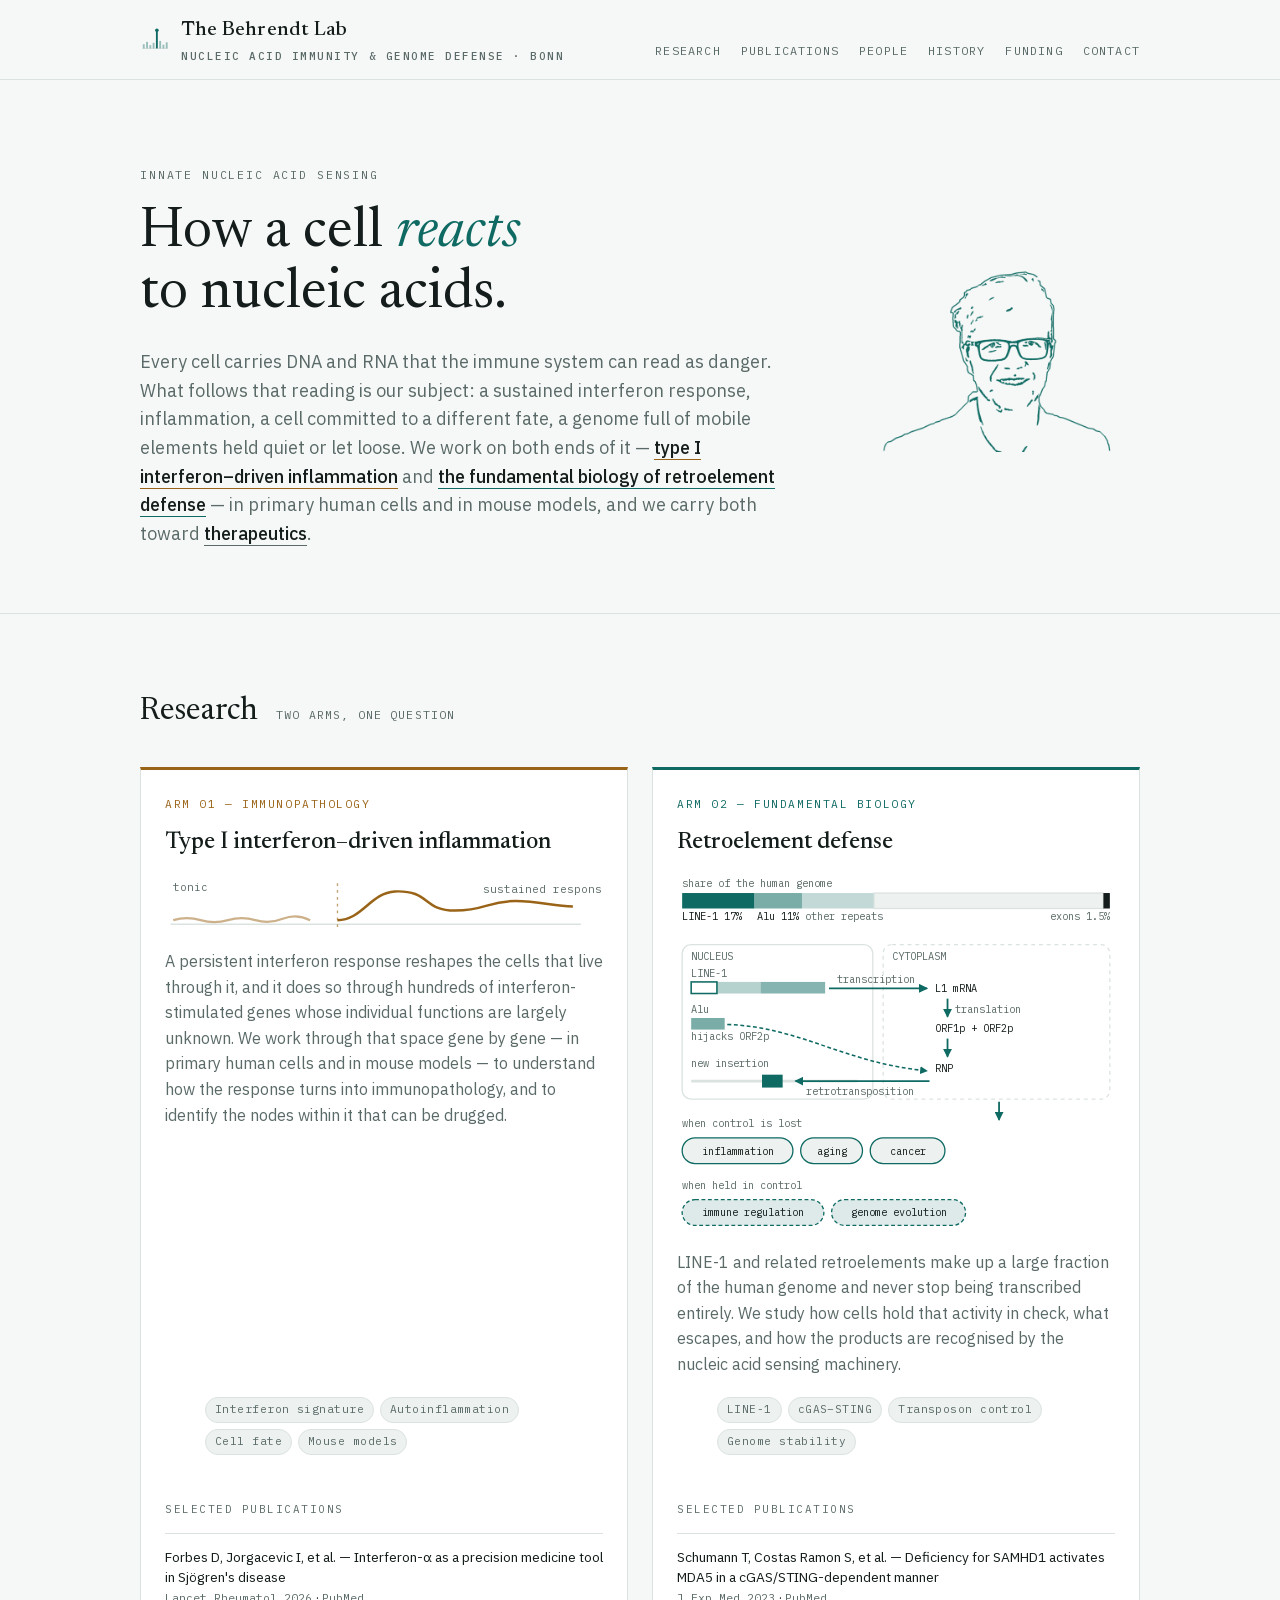
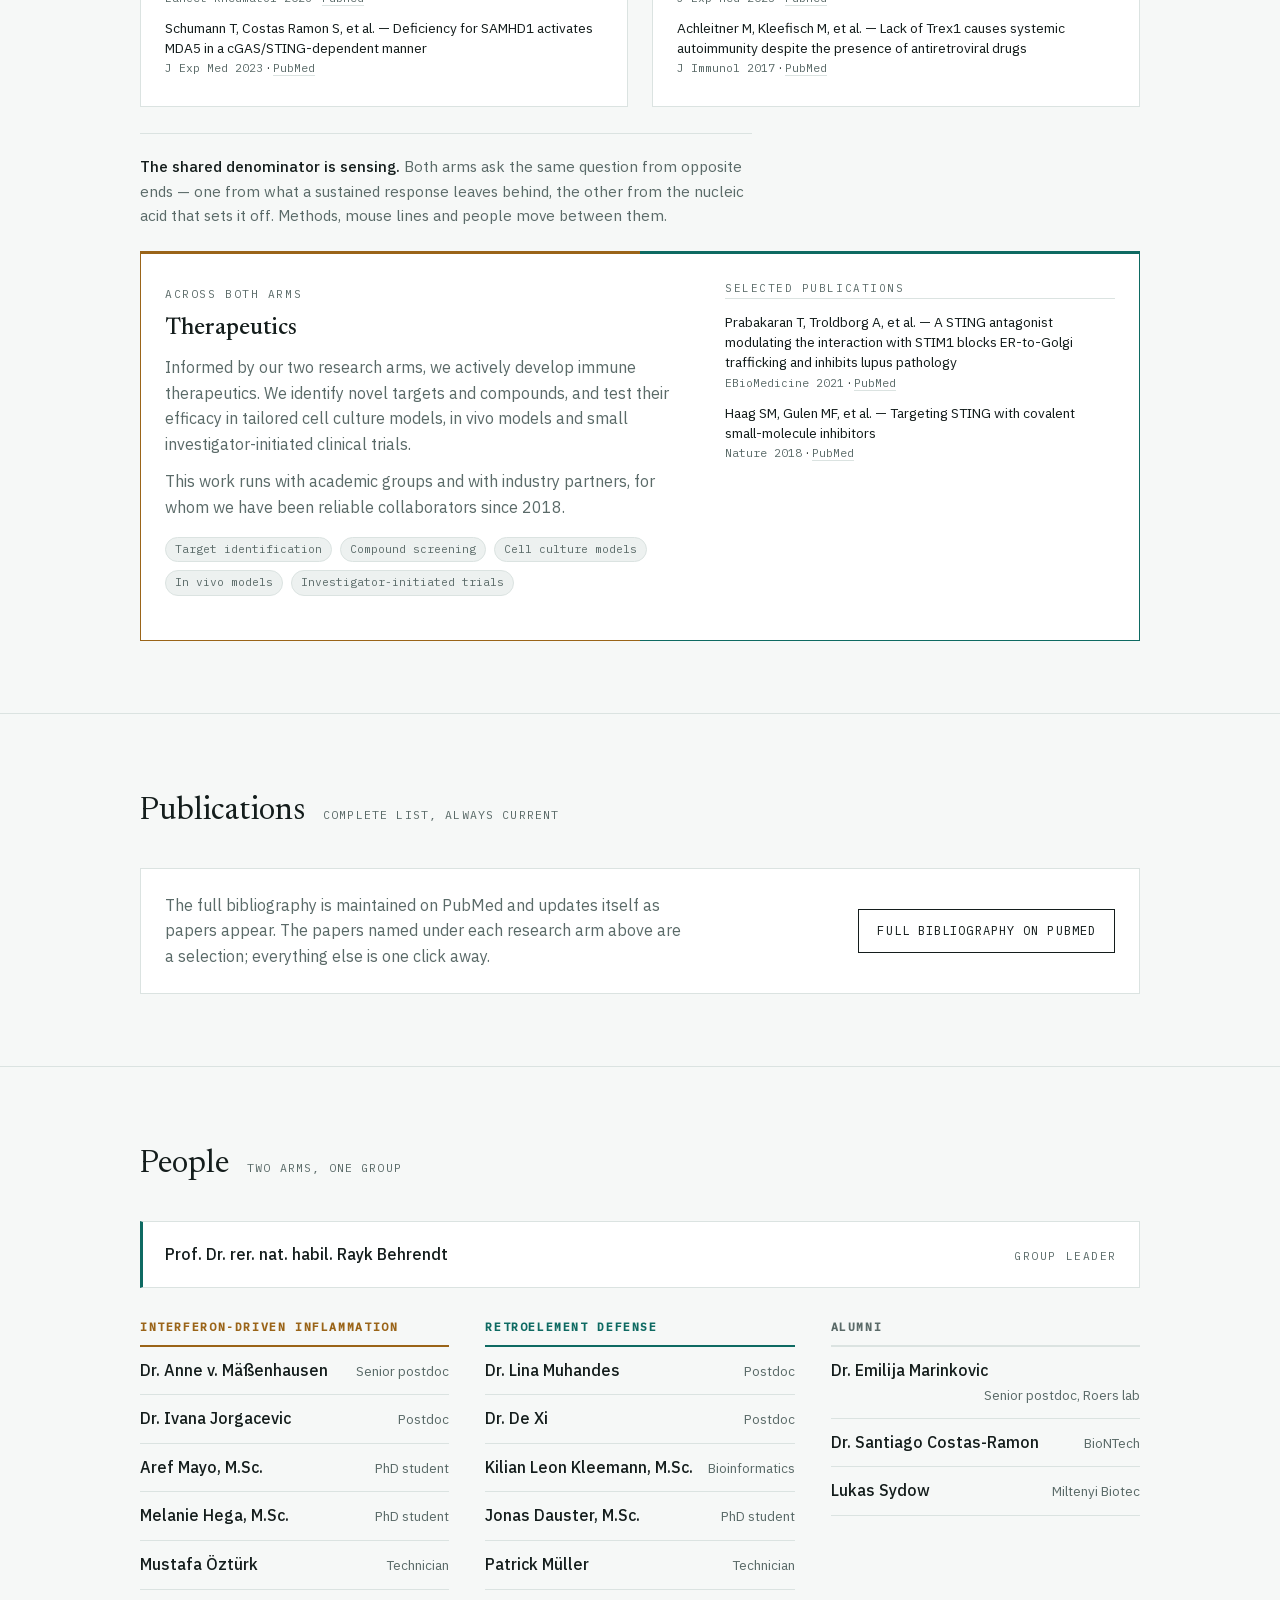
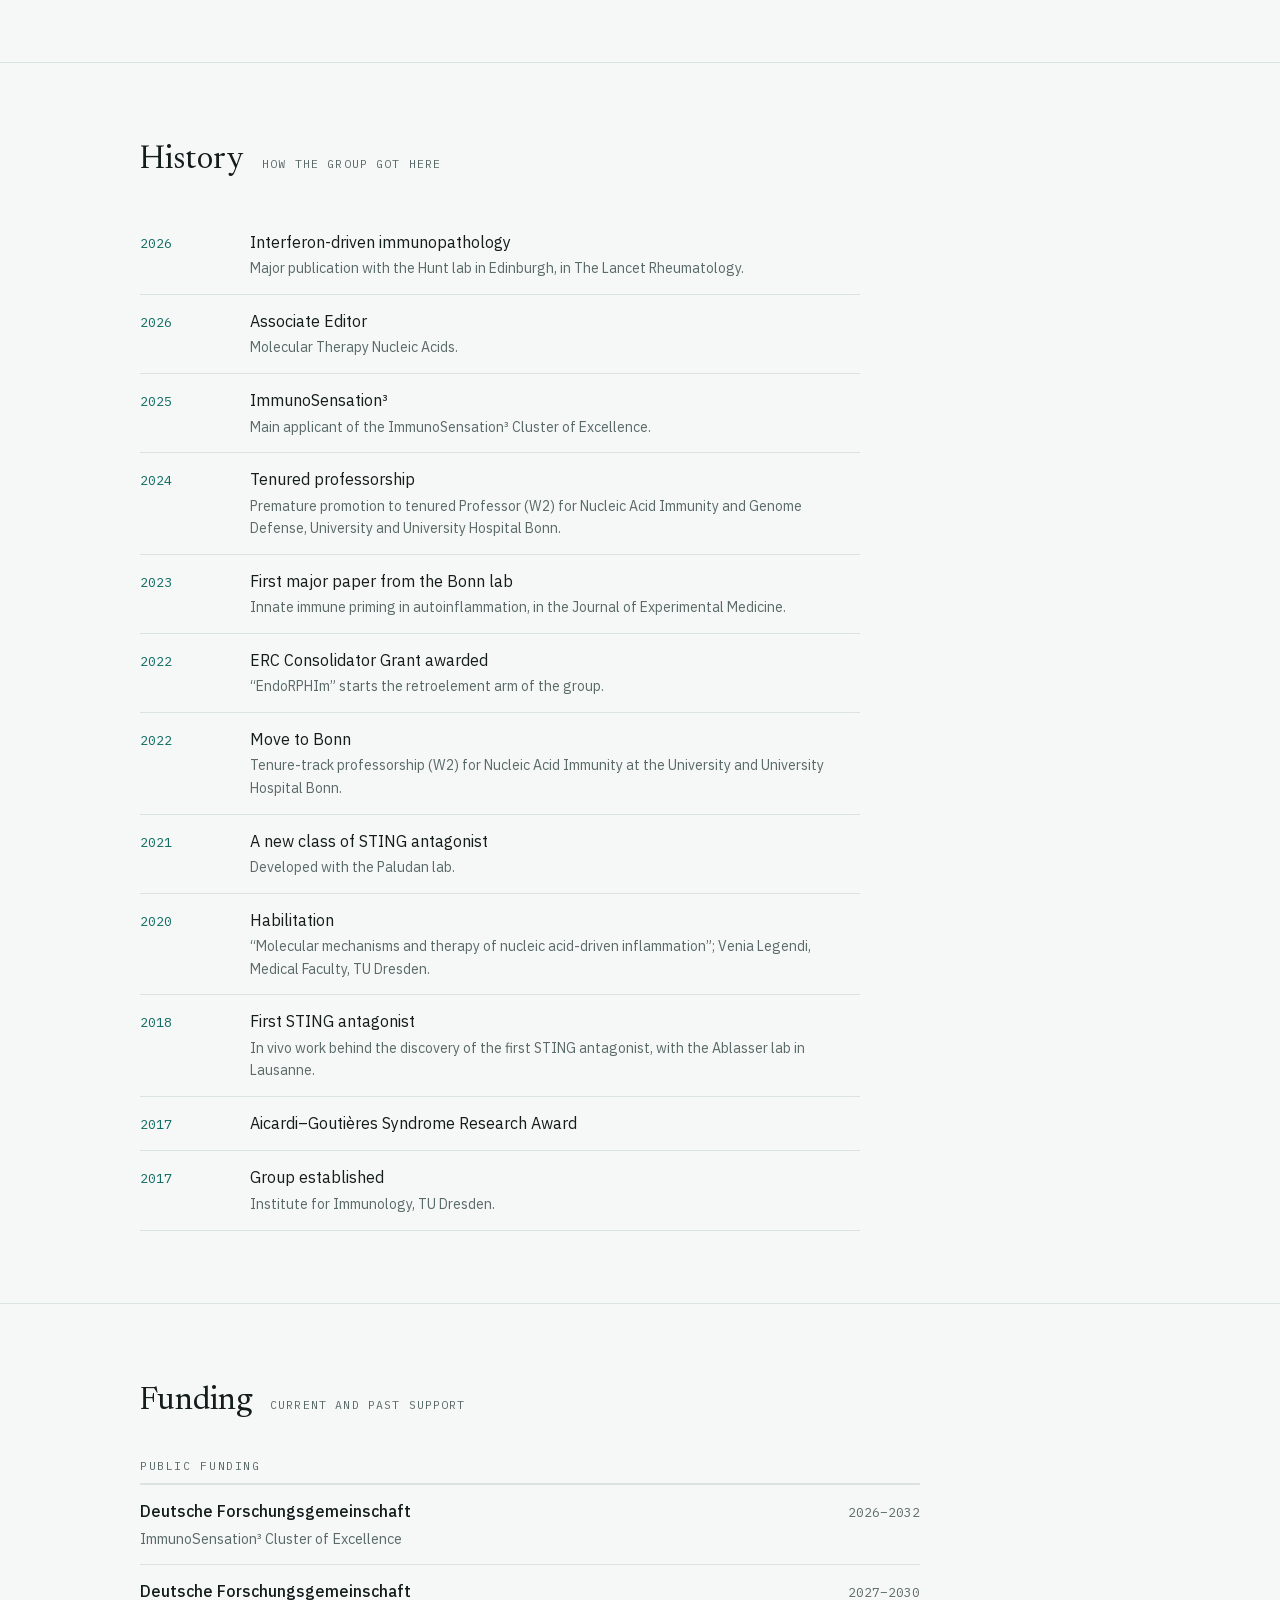
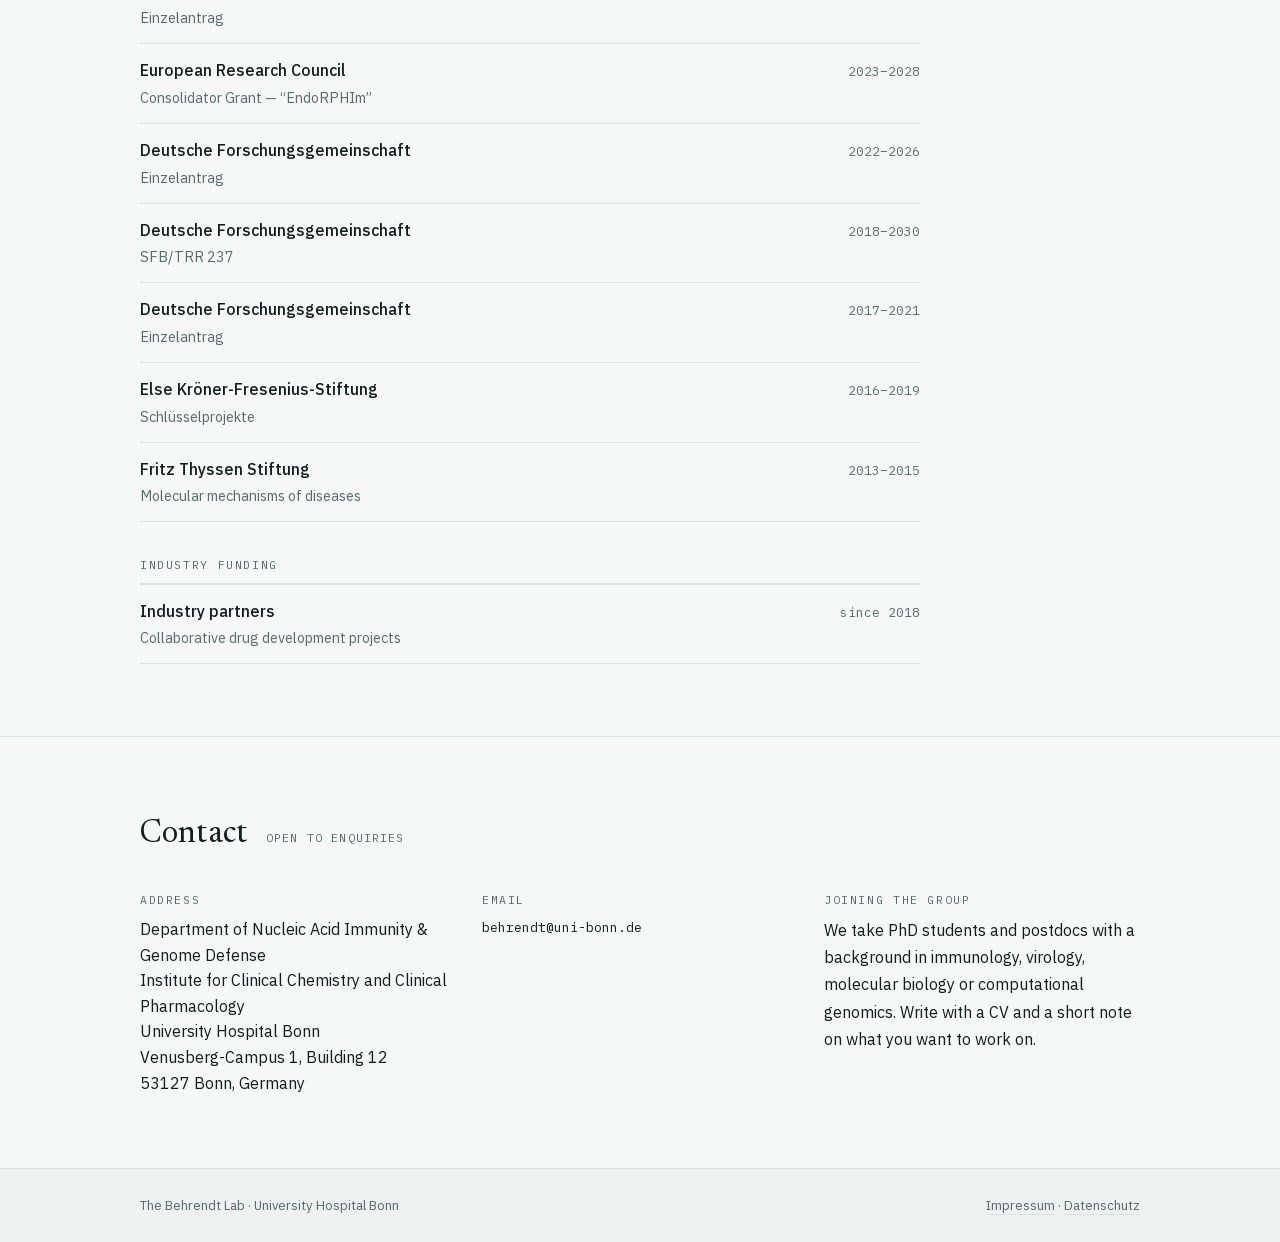
<file: index.html>
<!doctype html>
<html lang="en">
<head>
<meta charset="utf-8">
<meta name="viewport" content="width=device-width, initial-scale=1, viewport-fit=cover">
<meta name="description" content="The Behrendt Lab, Nucleic Acid Immunity &amp; Genome Defense, University Hospital Bonn: type I interferon-driven inflammation and the fundamental biology of retroelement defense.">
<link rel="icon" href="favicon.svg" type="image/svg+xml">
<link rel="alternate icon" href="favicon.ico" sizes="16x16 32x32 48x48">
<link rel="apple-touch-icon" href="apple-touch-icon-180.png">

<style>
  :root{color-scheme:light;padding-top:env(safe-area-inset-top,0px);padding-bottom:env(safe-area-inset-bottom,0px)}
  body{margin:0}
  img{max-width:100%}
  [hidden]{display:none!important}
</style>
<title>The Behrendt Lab</title>
<link rel="stylesheet" href="fonts.css">
<link rel="preload" href="fonts/newsreader-var.woff2" as="font" type="font/woff2" crossorigin>
<link rel="preload" href="fonts/ibm-plex-sans-var.woff2" as="font" type="font/woff2" crossorigin>

<style>
/* Layout: single column, 68ch measure, hairline-ruled bands; the two research
   arms are the only two-column moment and each carries its own accent rail. */
:root{
  --bg:#F6F8F7; --surface:#FFFFFF; --sunk:#EDF1F0;
  --fg:#141D1C; --muted:#5A6A68; --line:#DBE3E1;
  --arm-a:#0E6A62;          /* retroelement arm */
  --arm-b:#9A6418;          /* ZBP1 arm */
  --ph:#8A7A55;             /* placeholder text */
  --ph-bg:rgba(154,100,24,.10);
  --display:"Newsreader",Georgia,"Times New Roman",serif;
  --body:"IBM Plex Sans",-apple-system,BlinkMacSystemFont,"Segoe UI",Helvetica,Arial,sans-serif;
  --mono:"IBM Plex Mono",ui-monospace,SFMono-Regular,Menlo,Consolas,monospace;
  --gut:max(20px,env(safe-area-inset-left,0px));
  --gut-r:max(20px,env(safe-area-inset-right,0px));
}
@media (prefers-color-scheme:dark){
  :root:not([data-theme="light"]){
    --bg:#0E1413; --surface:#141C1B; --sunk:#111817;
    --fg:#E6EDEB; --muted:#9BABA8; --line:#243130;
    --arm-a:#56BDB1; --arm-b:#D9A95E;
    --ph:#C2AE84; --ph-bg:rgba(217,169,94,.12);
    color-scheme:dark;
  }
}
:root[data-theme="dark"]{
  --bg:#0E1413; --surface:#141C1B; --sunk:#111817;
  --fg:#E6EDEB; --muted:#9BABA8; --line:#243130;
  --arm-a:#56BDB1; --arm-b:#D9A95E;
  --ph:#C2AE84; --ph-bg:rgba(217,169,94,.12);
  color-scheme:dark;
}

body{
  background:var(--bg); color:var(--fg);
  font-family:var(--body); font-size:16px; line-height:1.6;
  -webkit-font-smoothing:antialiased;
}
body::before{content:"";position:fixed;inset:0 0 auto;height:env(safe-area-inset-top,0px);z-index:20;background:var(--bg)}
*,*::before,*::after{box-sizing:border-box}
h1,h2,h3{margin:0;text-wrap:balance}
p{margin:0}
a{color:inherit}
:focus-visible{outline:2px solid var(--arm-a);outline-offset:3px;border-radius:2px}

.wrap{max-width:1040px;margin-inline:auto;padding-left:var(--gut);padding-right:var(--gut-r)}

/* ---- masthead ---- */
.site{position:sticky;top:env(safe-area-inset-top,0px);z-index:15;background:var(--bg);border-bottom:1px solid var(--line)}
.site .wrap{display:flex;flex-wrap:wrap;gap:12px 28px;align-items:baseline;padding-block:14px}
.brand{display:flex;align-items:center;gap:11px;margin-right:auto;min-width:0}
.brand svg{width:30px;height:30px;flex:none}
.mark{font-family:var(--display);font-size:1.25rem;letter-spacing:.01em;font-weight:500}
.mark span{color:var(--muted);font-family:var(--mono);font-size:.68rem;letter-spacing:.14em;text-transform:uppercase;display:block;margin-top:2px}
.site nav{display:flex;flex-wrap:wrap;gap:4px 20px;font-family:var(--mono);font-size:.74rem;letter-spacing:.1em;text-transform:uppercase}
.site nav a{color:var(--muted);text-decoration:none;padding-block:2px}
.site nav a:hover{color:var(--fg)}

/* ---- hero ---- */
.hero .wrap{padding-block:clamp(44px,8vw,86px) clamp(36px,6vw,64px);
  display:grid;grid-template-columns:minmax(0,1fr) minmax(0,300px);gap:30px 44px;align-items:center}
.hero .intro{min-width:0}
.portrait{width:100%;aspect-ratio:714/451;background:var(--arm-a);
  -webkit-mask:url(portrait.png) center/contain no-repeat;
  mask:url(portrait.png) center/contain no-repeat}
@media (max-width:780px){
  .hero .wrap{grid-template-columns:1fr}
  .portrait{max-width:280px;order:-1}
}
.eyebrow{font-family:var(--mono);font-size:.72rem;letter-spacing:.16em;text-transform:uppercase;color:var(--muted)}
.hero h1{font-family:var(--display);font-weight:400;font-size:clamp(2.1rem,5.4vw,3.5rem);line-height:1.1;margin-block:18px 22px;max-width:19ch}
.hero h1 em{font-style:italic;color:var(--arm-a)}
.lede{max-width:62ch;font-size:clamp(1rem,1.6vw,1.12rem);color:var(--muted)}
.lede strong{color:var(--fg);font-weight:500}
.lede a{color:var(--fg);font-weight:500;text-decoration:none;border-bottom:1.5px solid var(--arm-b)}
.lede a.r{border-bottom-color:var(--arm-a)}
.lede a.t{border-bottom-color:var(--muted)}
.lede a:hover{background:var(--sunk)}
.arm[id],.cross[id]{scroll-margin-top:calc(env(safe-area-inset-top,0px) + 80px)}

/* ---- section furniture ---- */
section{border-top:1px solid var(--line)}
section > .wrap{padding-block:clamp(40px,6vw,72px)}
.sec-head{display:flex;flex-wrap:wrap;gap:6px 18px;align-items:baseline;margin-bottom:30px}
.sec-head h2{font-family:var(--display);font-weight:400;font-size:clamp(1.5rem,3vw,2rem)}
.sec-head .note{font-family:var(--mono);font-size:.72rem;letter-spacing:.1em;text-transform:uppercase;color:var(--muted)}

/* ---- research arms ---- */
.arms{display:grid;grid-template-columns:repeat(auto-fit,minmax(300px,1fr));gap:24px}
.arm{min-width:0;background:var(--surface);border:1px solid var(--line);border-top:3px solid var(--rail);padding:26px 24px 28px;display:flex;flex-direction:column;gap:14px}
.arm.a{--rail:var(--arm-a)}
.arm.b{--rail:var(--arm-b)}
.arm .tag{font-family:var(--mono);font-size:.7rem;letter-spacing:.14em;text-transform:uppercase;color:var(--rail)}
.arm h3{font-family:var(--display);font-weight:500;font-size:1.45rem;line-height:1.25}
.arm p{color:var(--muted);max-width:46ch}
.arm svg{width:100%;height:auto;max-width:100%;margin-top:4px}
.arm svg text{font-family:var(--mono);font-size:8px}
.pi{display:flex;flex-wrap:wrap;gap:6px 20px;align-items:baseline;padding:20px 22px;background:var(--surface);border:1px solid var(--line);border-left:3px solid var(--arm-a);margin-bottom:30px;min-width:0}
.pi .name{font-weight:500}
.pi .role{font-family:var(--mono);font-size:.7rem;letter-spacing:.14em;text-transform:uppercase;color:var(--muted);margin-left:auto}
.arm .keys{display:flex;flex-wrap:wrap;gap:6px;margin-top:auto;padding-top:6px}
.arm .keys li{list-style:none;font-family:var(--mono);font-size:.7rem;letter-spacing:.04em;color:var(--muted);border:1px solid var(--line);border-radius:999px;padding:3px 9px;background:var(--sunk)}
.arm .pubs{list-style:none;margin:0;padding:14px 0 0;border-top:1px solid var(--line);display:flex;flex-direction:column;gap:11px}
.arm .pubs li{font-size:.86rem;line-height:1.45;min-width:0}
.arm .pubs .t{display:block;color:var(--fg)}
.arm .pubs .m{font-family:var(--mono);font-size:.71rem;color:var(--muted)}
.arm .pubs a{color:var(--rail);text-decoration:none;border-bottom:1px solid var(--line)}
.pubs-label{font-family:var(--mono);font-size:.68rem;letter-spacing:.14em;text-transform:uppercase;color:var(--muted);margin-top:16px}
.feed{display:flex;flex-wrap:wrap;gap:20px;align-items:center;justify-content:space-between;background:var(--surface);border:1px solid var(--line);padding:24px}
.feed p{color:var(--muted);max-width:52ch;min-width:0}
.feed .btn{font-family:var(--mono);font-size:.76rem;letter-spacing:.09em;text-transform:uppercase;border:1px solid var(--fg);padding:11px 18px;text-decoration:none;white-space:nowrap}
.feed .btn:hover{background:var(--fg);color:var(--bg)}
.shared{margin-top:26px;padding-top:20px;border-top:1px solid var(--line);color:var(--muted);max-width:68ch;font-size:.95rem}
.shared b{color:var(--fg);font-weight:500}

/* cross-cutting translational angle — spans both arms */
.cross{--rail:var(--fg);margin-top:24px;background:var(--surface);border:1px solid var(--line);
  border-top:3px solid transparent;
  border-image:linear-gradient(90deg,var(--arm-b) 0 50%,var(--arm-a) 50% 100%) 1;
  padding:26px 24px 28px;display:grid;grid-template-columns:minmax(0,1.35fr) minmax(0,1fr);gap:24px 34px}
.cross .tag{font-family:var(--mono);font-size:.7rem;letter-spacing:.14em;text-transform:uppercase;color:var(--muted)}
.cross h3{font-family:var(--display);font-weight:500;font-size:1.45rem;line-height:1.25;margin-block:8px 12px}
.cross p{color:var(--muted);max-width:56ch}
.cross .col{min-width:0}
.cross .pubs-label{margin-top:0}
.cross .pubs{list-style:none;margin:0;padding:14px 0 0;border-top:1px solid var(--line);display:flex;flex-direction:column;gap:11px}
.cross .pubs li{font-size:.86rem;line-height:1.45;min-width:0}
.cross .pubs .t{display:block;color:var(--fg)}
.cross .pubs .m{font-family:var(--mono);font-size:.71rem;color:var(--muted)}
.cross .pubs a{color:var(--fg);text-decoration:none;border-bottom:1px solid var(--line)}
.cross .steps{display:flex;flex-wrap:wrap;gap:8px;margin-top:16px;padding:0;list-style:none}
.cross .steps li{font-family:var(--mono);font-size:.7rem;color:var(--muted);border:1px solid var(--line);border-radius:999px;padding:3px 9px;background:var(--sunk)}
@media (max-width:680px){.cross{grid-template-columns:1fr}}

/* ---- people ---- */
.roster{display:grid;grid-template-columns:repeat(auto-fit,minmax(260px,1fr));gap:30px 36px}
.roster section{border:0}
.group-title{font-family:var(--mono);font-size:.72rem;letter-spacing:.14em;text-transform:uppercase;padding-bottom:8px;border-bottom:2px solid var(--rail);color:var(--rail)}
.g-a{--rail:var(--arm-a)} .g-b{--rail:var(--arm-b)} .g-c{--rail:var(--line)}
.g-c .group-title{color:var(--muted)}
.roster ul{list-style:none;margin:0;padding:0;display:flex;flex-direction:column}
.roster li{display:flex;flex-wrap:wrap;gap:2px 10px;align-items:baseline;padding-block:11px;border-bottom:1px solid var(--line);min-width:0}
.roster .name{font-weight:500}
.roster .role{font-size:.84rem;color:var(--muted);margin-left:auto;text-align:right}

/* ---- history ---- */
.timeline{list-style:none;margin:0;padding:0;max-width:72ch}
.timeline li{display:grid;grid-template-columns:5.5rem 1fr;gap:4px 22px;padding-block:14px;border-bottom:1px solid var(--line);min-width:0}
.timeline .yr{font-family:var(--mono);font-size:.84rem;color:var(--arm-a);font-variant-numeric:tabular-nums;padding-top:3px}
.timeline .ev{min-width:0;color:var(--fg)}
.timeline .ev small{display:block;color:var(--muted);font-size:.88rem;margin-top:2px}
@media (max-width:460px){.timeline li{grid-template-columns:1fr}}

/* ---- funding ---- */
.fund-group{max-width:78ch}
.fund-group + .fund-group{margin-top:34px}
.fund-group > h3{font-family:var(--mono);font-size:.72rem;letter-spacing:.14em;text-transform:uppercase;color:var(--muted);font-weight:400;padding-bottom:8px;border-bottom:2px solid var(--line)}
.funding{list-style:none;margin:0;padding:0;max-width:78ch}
.funding li{display:grid;grid-template-columns:1fr auto;gap:2px 20px;padding-block:14px;border-bottom:1px solid var(--line);min-width:0;align-items:baseline}
.funding .funder{font-weight:500}
.funding .scheme{grid-column:1;color:var(--muted);font-size:.9rem}
.funding .period{font-family:var(--mono);font-size:.8rem;color:var(--muted);grid-row:1;grid-column:2;font-variant-numeric:tabular-nums}
@media (max-width:460px){.funding li{grid-template-columns:1fr}.funding .period{grid-row:auto;grid-column:1}}

/* ---- contact ---- */
.contact-grid{display:grid;grid-template-columns:repeat(auto-fit,minmax(240px,1fr));gap:26px}
.contact-grid div{min-width:0}
.contact-grid h3{font-family:var(--mono);font-size:.72rem;letter-spacing:.14em;text-transform:uppercase;color:var(--muted);margin-bottom:8px;font-weight:400}
.contact-grid p{line-height:1.7}
.addr{font-style:normal}
.copy{font-family:var(--mono);font-size:.82rem;word-break:break-all}

footer{border-top:1px solid var(--line);background:var(--sunk)}
footer .wrap{padding-block:26px;display:flex;flex-wrap:wrap;gap:8px 24px;justify-content:space-between;font-size:.82rem;color:var(--muted)}
footer a{text-decoration:none;border-bottom:1px solid var(--line)}

/* ---- placeholders ---- */
.ph{color:var(--ph);background:var(--ph-bg);border-bottom:1px dotted currentColor;padding:0 .18em;border-radius:2px}
.ph-note{font-family:var(--mono);font-size:.72rem;letter-spacing:.06em;color:var(--ph);background:var(--ph-bg);border:1px dashed currentColor;border-radius:3px;padding:6px 10px;display:inline-block;margin-top:18px}

@media (prefers-reduced-motion:no-preference){
  .site nav a,footer a{transition:color .15s ease}
}
</style>
</head>
<body>


<header class="site">
  <div class="wrap">
    <div class="brand">
      <svg viewBox="0 0 64 64" role="img" aria-label="The Behrendt Lab mark: a row of uneven bars with one hit rising above them">
        <path d="M5 50 H59" stroke="var(--line)" stroke-width="2.4" fill="none"></path>
        <g fill="var(--arm-a)" opacity=".4">
          <rect x="6" y="41" width="4" height="9"></rect>
          <rect x="13" y="36" width="4" height="14"></rect>
          <rect x="20" y="43" width="4" height="7"></rect>
          <rect x="27" y="38" width="4" height="12"></rect>
          <rect x="41" y="34" width="4" height="16"></rect>
          <rect x="48" y="42" width="4" height="8"></rect>
          <rect x="55" y="37" width="4" height="13"></rect>
        </g>
        <rect x="34" y="13" width="4" height="37" fill="var(--arm-a)"></rect>
        <circle cx="36" cy="11" r="3.8" fill="var(--arm-a)"></circle>
      </svg>
      <div class="mark">The Behrendt Lab<span>Nucleic Acid Immunity &amp; Genome Defense · Bonn</span></div>
    </div>
    <nav aria-label="Sections">
      <a href="#research">Research</a>
      <a href="#publications">Publications</a>
      <a href="#people">People</a>
      <a href="#history">History</a>
      <a href="#funding">Funding</a>
      <a href="#contact">Contact</a>
    </nav>
  </div>
</header>

<main>
  <section class="hero" style="border-top:0">
    <div class="wrap">
      <div class="intro">
      <p class="eyebrow">Innate nucleic acid sensing</p>
      <h1>How a cell <em>reacts</em> to nucleic acids.</h1>
      <p class="lede">Every cell carries DNA and RNA that the immune system can read as danger. What follows that reading is our subject: a sustained interferon response, inflammation, a cell committed to a different fate, a genome full of mobile elements held quiet or let loose. We work on both ends of it — <a href="#arm-interferon">type I interferon–driven inflammation</a> and <a class="r" href="#arm-retroelements">the fundamental biology of retroelement defense</a> — in primary human cells and in mouse models, and we carry both toward <a class="t" href="#therapeutics">therapeutics</a>.</p>
      </div>
      <div class="portrait" role="img" aria-label="Pen drawing of Rayk Behrendt"></div>
    </div>
  </section>

  <section id="research">
    <div class="wrap">
      <div class="sec-head">
        <h2>Research</h2>
        <span class="note">Two arms, one question</span>
      </div>

      <div class="arms">
        <article class="arm b" id="arm-interferon">
          <span class="tag">Arm 01 — Immunopathology</span>
          <h3>Type I interferon–driven inflammation</h3>
          <svg viewBox="0 0 320 44" role="img" aria-label="Schematic trace: a low tonic interferon baseline followed by a sustained amplified response">
            <path d="M4 36 h300" stroke="var(--line)" stroke-width="1"></path>
            <path d="M6 33 q10 -3 20 0 t20 0 t20 0 t20 -1 t20 1" fill="none" stroke="var(--arm-b)" stroke-width="1.6" opacity=".5"></path>
            <path d="M126 33 c18 0 24 -20 42 -21 c26 -1 20 14 44 14 c22 0 24 -7 44 -7 c18 0 28 4 42 4" fill="none" stroke="var(--arm-b)" stroke-width="1.8"></path>
            <path d="M126 6 v32" stroke="var(--arm-b)" stroke-width="1" stroke-dasharray="2 3" opacity=".6"></path>
            <text x="6" y="12" fill="var(--muted)" font-size="7" font-family="var(--mono)">tonic</text>
            <text x="232" y="13" fill="var(--muted)" font-size="7" font-family="var(--mono)">sustained response</text>
          </svg>
          <p>A persistent interferon response reshapes the cells that live through it, and it does so through hundreds of interferon-stimulated genes whose individual functions are largely unknown. We work through that space gene by gene — in primary human cells and in mouse models — to understand how the response turns into immunopathology, and to identify the nodes within it that can be drugged.</p>
          <ul class="keys">
            <li>Interferon signature</li><li>Autoinflammation</li><li>Cell fate</li><li>Mouse models</li>
          </ul>
          <p class="pubs-label">Selected publications</p>
          <ul class="pubs">
            <li data-pmid="42392131"><span class="t">Forbes D, Jorgacevic I, et al. — Interferon-α as a precision medicine tool in Sjögren's disease</span><span class="m">Lancet Rheumatol 2026</span> · <a class="m" href="https://pubmed.ncbi.nlm.nih.gov/42392131/" target="_blank" rel="noopener">PubMed</a></li>
            <li data-pmid="36346347"><span class="t">Schumann T, Costas Ramon S, et al. — Deficiency for SAMHD1 activates MDA5 in a cGAS/STING-dependent manner</span><span class="m">J Exp Med 2023</span> · <a class="m" href="https://pubmed.ncbi.nlm.nih.gov/36346347/" target="_blank" rel="noopener">PubMed</a></li>
          </ul>
        </article>

        <article class="arm a" id="arm-retroelements">
          <span class="tag">Arm 02 — Fundamental biology</span>
          <h3>Retroelement defense</h3>
          <svg viewBox="0 0 340 280" role="img" aria-label="Graphical abstract: retroelements occupy roughly half the human genome, with LINE-1 at about 17 percent and Alu at about 11 percent, against protein-coding exons at about 1.5 percent. A LINE-1 is transcribed in the nucleus, translated into ORF1p and ORF2p in the cytoplasm, assembles into a ribonucleoprotein and returns to the nucleus to insert a new copy; Alu elements hijack ORF2p for the same journey. When control over this cycle is lost it contributes to inflammation, aging and cancer; when the cycle is held in control it supports immune regulation and genome evolution.">
            <defs>
              <marker id="l1arrow" viewBox="0 0 8 8" refX="7" refY="4" markerWidth="5" markerHeight="5" orient="auto">
                <path d="M0 0 L8 4 L0 8 z" fill="var(--arm-a)"></path>
              </marker>
            </defs>

            <!-- genome occupancy -->
            <text x="4" y="9" fill="var(--muted)">share of the human genome</text>
            <rect x="4" y="14" width="56" height="12" fill="var(--arm-a)"></rect>
            <rect x="60" y="14" width="37" height="12" fill="var(--arm-a)" opacity=".55"></rect>
            <rect x="97" y="14" width="56" height="12" fill="var(--arm-a)" opacity=".25"></rect>
            <rect x="153" y="14" width="178" height="12" fill="var(--sunk)" stroke="var(--line)" stroke-width="1"></rect>
            <rect x="331" y="14" width="5" height="12" fill="var(--fg)"></rect>
            <text x="4" y="35" fill="var(--fg)" font-size="7">LINE-1 17%</text>
            <text x="62" y="35" fill="var(--fg)" font-size="7">Alu 11%</text>
            <text x="99" y="35" fill="var(--muted)" font-size="7">other repeats</text>
            <text x="336" y="35" fill="var(--muted)" font-size="7" text-anchor="end">exons 1.5%</text>

            <!-- compartments -->
            <rect x="4" y="54" width="148" height="120" rx="7" fill="none" stroke="var(--line)" stroke-width="1"></rect>
            <rect x="160" y="54" width="176" height="120" rx="7" fill="none" stroke="var(--line)" stroke-width="1" stroke-dasharray="3 3"></rect>
            <text x="11" y="66" fill="var(--muted)" font-size="7">NUCLEUS</text>
            <text x="167" y="66" fill="var(--muted)" font-size="7">CYTOPLASM</text>

            <!-- L1 element -->
            <text x="11" y="79" fill="var(--muted)" font-size="7">LINE-1</text>
            <rect x="11" y="83" width="20" height="9" fill="none" stroke="var(--arm-a)" stroke-width="1.2"></rect>
            <rect x="31" y="83" width="34" height="9" fill="var(--arm-a)" opacity=".3"></rect>
            <rect x="65" y="83" width="50" height="9" fill="var(--arm-a)" opacity=".5"></rect>

            <!-- Alu element -->
            <text x="11" y="107" fill="var(--muted)" font-size="7">Alu</text>
            <rect x="11" y="111" width="26" height="9" fill="var(--arm-a)" opacity=".55"></rect>
            <text x="11" y="128" fill="var(--muted)" font-size="7">hijacks ORF2p</text>

            <!-- genomic DNA with new insertion -->
            <text x="11" y="149" fill="var(--muted)" font-size="7">new insertion</text>
            <path d="M11 160 H140" stroke="var(--line)" stroke-width="2" fill="none"></path>
            <rect x="66" y="155" width="16" height="10" fill="var(--arm-a)"></rect>

            <!-- transcription -->
            <path d="M118 88 H194" stroke="var(--arm-a)" stroke-width="1.4" fill="none" marker-end="url(#l1arrow)"></path>
            <text x="124" y="84" fill="var(--muted)" font-size="7">transcription</text>

            <!-- cytoplasmic steps -->
            <text x="200" y="91" fill="var(--fg)" font-size="8">L1 mRNA</text>
            <path d="M210 96 V110" stroke="var(--arm-a)" stroke-width="1.4" fill="none" marker-end="url(#l1arrow)"></path>
            <text x="216" y="107" fill="var(--muted)" font-size="7">translation</text>
            <text x="200" y="122" fill="var(--fg)" font-size="8">ORF1p + ORF2p</text>
            <path d="M210 127 V141" stroke="var(--arm-a)" stroke-width="1.4" fill="none" marker-end="url(#l1arrow)"></path>
            <text x="200" y="153" fill="var(--fg)" font-size="8">RNP</text>

            <!-- return and insertion -->
            <path d="M196 160 H92" stroke="var(--arm-a)" stroke-width="1.4" fill="none" marker-end="url(#l1arrow)"></path>
            <text x="100" y="171" fill="var(--muted)" font-size="7">retrotransposition</text>

            <!-- Alu hijack -->
            <path d="M39 116 C 96 118, 130 146, 194 152" stroke="var(--arm-a)" stroke-width="1.2" stroke-dasharray="3 2" fill="none" marker-end="url(#l1arrow)"></path>

            <!-- consequences -->
            <path d="M250 176 V190" stroke="var(--arm-a)" stroke-width="1.4" fill="none" marker-end="url(#l1arrow)"></path>
            <text x="4" y="196" fill="var(--muted)" font-size="7">when control is lost</text>
            <rect x="4" y="204" width="86" height="20" rx="10" fill="var(--sunk)" stroke="var(--arm-a)" stroke-width="1"></rect>
            <text x="47" y="217" fill="var(--fg)" font-size="8" text-anchor="middle">inflammation</text>
            <rect x="96" y="204" width="48" height="20" rx="10" fill="var(--sunk)" stroke="var(--arm-a)" stroke-width="1"></rect>
            <text x="120" y="217" fill="var(--fg)" font-size="8" text-anchor="middle">aging</text>
            <rect x="150" y="204" width="58" height="20" rx="10" fill="var(--sunk)" stroke="var(--arm-a)" stroke-width="1"></rect>
            <text x="179" y="217" fill="var(--fg)" font-size="8" text-anchor="middle">cancer</text>

            <text x="4" y="244" fill="var(--muted)" font-size="7">when held in control</text>
            <rect x="4" y="252" width="110" height="20" rx="10" fill="var(--arm-a)" fill-opacity=".14" stroke="var(--arm-a)" stroke-width="1" stroke-dasharray="3 2"></rect>
            <text x="59" y="265" fill="var(--fg)" font-size="8" text-anchor="middle">immune regulation</text>
            <rect x="120" y="252" width="104" height="20" rx="10" fill="var(--arm-a)" fill-opacity=".14" stroke="var(--arm-a)" stroke-width="1" stroke-dasharray="3 2"></rect>
            <text x="172" y="265" fill="var(--fg)" font-size="8" text-anchor="middle">genome evolution</text>
          </svg>
          <p>LINE-1 and related retroelements make up a large fraction of the human genome and never stop being transcribed entirely. We study how cells hold that activity in check, what escapes, and how the products are recognised by the nucleic acid sensing machinery.</p>
          <ul class="keys">
            <li>LINE-1</li><li>cGAS–STING</li><li>Transposon control</li><li>Genome stability</li>
          </ul>
          <p class="pubs-label">Selected publications</p>
          <ul class="pubs">
            <li data-pmid="36346347"><span class="t">Schumann T, Costas Ramon S, et al. — Deficiency for SAMHD1 activates MDA5 in a cGAS/STING-dependent manner</span><span class="m">J Exp Med 2023</span> · <a class="m" href="https://pubmed.ncbi.nlm.nih.gov/36346347/" target="_blank" rel="noopener">PubMed</a></li>
            <li data-pmid="28835460"><span class="t">Achleitner M, Kleefisch M, et al. — Lack of Trex1 causes systemic autoimmunity despite the presence of antiretroviral drugs</span><span class="m">J Immunol 2017</span> · <a class="m" href="https://pubmed.ncbi.nlm.nih.gov/28835460/" target="_blank" rel="noopener">PubMed</a></li>
          </ul>
        </article>
      </div>

      <p class="shared"><b>The shared denominator is sensing.</b> Both arms ask the same question from opposite ends — one from what a sustained response leaves behind, the other from the nucleic acid that sets it off. Methods, mouse lines and people move between them.</p>

      <section class="cross" id="therapeutics">
        <div class="col">
          <span class="tag">Across both arms</span>
          <h3>Therapeutics</h3>
          <p>Informed by our two research arms, we actively develop immune therapeutics. We identify novel targets and compounds, and test their efficacy in tailored cell culture models, in vivo models and small investigator-initiated clinical trials.</p>
          <p style="margin-top:12px">This work runs with academic groups and with industry partners, for whom we have been reliable collaborators since 2018.</p>
          <ul class="steps">
            <li>Target identification</li><li>Compound screening</li><li>Cell culture models</li><li>In vivo models</li><li>Investigator-initiated trials</li>
          </ul>
        </div>
        <div class="col">
          <p class="pubs-label">Selected publications</p>
          <ul class="pubs">
            <li data-pmid="33813142"><span class="t">Prabakaran T, Troldborg A, et al. — A STING antagonist modulating the interaction with STIM1 blocks ER-to-Golgi trafficking and inhibits lupus pathology</span><span class="m">EBioMedicine 2021</span> · <a class="m" href="https://pubmed.ncbi.nlm.nih.gov/33813142/" target="_blank" rel="noopener">PubMed</a></li>
            <li data-pmid="29973723"><span class="t">Haag SM, Gulen MF, et al. — Targeting STING with covalent small-molecule inhibitors</span><span class="m">Nature 2018</span> · <a class="m" href="https://pubmed.ncbi.nlm.nih.gov/29973723/" target="_blank" rel="noopener">PubMed</a></li>
          </ul>
        </div>
      </section>
    </div>
  </section>

  <section id="publications">
    <div class="wrap">
      <div class="sec-head">
        <h2>Publications</h2>
        <span class="note">Complete list, always current</span>
      </div>
      <div class="feed">
        <p>The full bibliography is maintained on PubMed and updates itself as papers appear. The papers named under each research arm above are a selection; everything else is one click away.</p>
        <a class="btn" href="https://www.ncbi.nlm.nih.gov/myncbi/rayk.behrendt.1/bibliography/public/" target="_blank" rel="noopener">Full bibliography on PubMed</a>
      </div>
    </div>
  </section>

  <section id="people">
    <div class="wrap">
      <div class="sec-head">
        <h2>People</h2>
        <span class="note">Two arms, one group</span>
      </div>
      <div class="pi">
        <span class="name">Prof. Dr. rer. nat. habil. Rayk Behrendt</span>
        <span class="role">Group leader</span>
      </div>
      <div class="roster">
        <section class="g-b">
          <h3 class="group-title">Interferon-driven inflammation</h3>
          <ul>
            <li><span class="name">Dr. Anne v. Mäßenhausen</span><span class="role">Senior postdoc</span></li>
            <li><span class="name">Dr. Ivana Jorgacevic</span><span class="role">Postdoc</span></li>
            <li><span class="name">Aref Mayo, M.Sc.</span><span class="role">PhD student</span></li>
            <li><span class="name">Melanie Hega, M.Sc.</span><span class="role">PhD student</span></li>
            <li><span class="name">Mustafa Öztürk</span><span class="role">Technician</span></li>
          </ul>
        </section>
        <section class="g-a">
          <h3 class="group-title">Retroelement defense</h3>
          <ul>
            <li><span class="name">Dr. Lina Muhandes</span><span class="role">Postdoc</span></li>
            <li><span class="name">Dr. De Xi</span><span class="role">Postdoc</span></li>
            <li><span class="name">Kilian Leon Kleemann, M.Sc.</span><span class="role">Bioinformatics</span></li>
            <li><span class="name">Jonas Dauster, M.Sc.</span><span class="role">PhD student</span></li>
            <li><span class="name">Patrick Müller</span><span class="role">Technician</span></li>
          </ul>
        </section>
        <section class="g-c">
          <h3 class="group-title">Alumni</h3>
          <ul>
            <li><span class="name">Dr. Emilija Marinkovic</span><span class="role">Senior postdoc, Roers lab</span></li>
            <li><span class="name">Dr. Santiago Costas-Ramon</span><span class="role">BioNTech</span></li>
            <li><span class="name">Lukas Sydow</span><span class="role">Miltenyi Biotec</span></li>
          </ul>
        </section>
      </div>
    </div>
  </section>

  <section id="history">
    <div class="wrap">
      <div class="sec-head">
        <h2>History</h2>
        <span class="note">How the group got here</span>
      </div>
      <ul class="timeline">
        <li><span class="yr">2026</span><span class="ev">Interferon-driven immunopathology<small>Major publication with the Hunt lab in Edinburgh, in The Lancet Rheumatology.</small></span></li>
        <li><span class="yr">2026</span><span class="ev">Associate Editor<small>Molecular Therapy Nucleic Acids.</small></span></li>
        <li><span class="yr">2025</span><span class="ev">ImmunoSensation³<small>Main applicant of the ImmunoSensation³ Cluster of Excellence.</small></span></li>
        <li><span class="yr">2024</span><span class="ev">Tenured professorship<small>Premature promotion to tenured Professor (W2) for Nucleic Acid Immunity and Genome Defense, University and University Hospital Bonn.</small></span></li>
        <li><span class="yr">2023</span><span class="ev">First major paper from the Bonn lab<small>Innate immune priming in autoinflammation, in the Journal of Experimental Medicine.</small></span></li>
        <li><span class="yr">2022</span><span class="ev">ERC Consolidator Grant awarded<small>“EndoRPHIm” starts the retroelement arm of the group.</small></span></li>
        <li><span class="yr">2022</span><span class="ev">Move to Bonn<small>Tenure-track professorship (W2) for Nucleic Acid Immunity at the University and University Hospital Bonn.</small></span></li>
        <li><span class="yr">2021</span><span class="ev">A new class of STING antagonist<small>Developed with the Paludan lab.</small></span></li>
        <li><span class="yr">2020</span><span class="ev">Habilitation<small>“Molecular mechanisms and therapy of nucleic acid-driven inflammation”; Venia Legendi, Medical Faculty, TU Dresden.</small></span></li>
        <li><span class="yr">2018</span><span class="ev">First STING antagonist<small>In vivo work behind the discovery of the first STING antagonist, with the Ablasser lab in Lausanne.</small></span></li>
        <li><span class="yr">2017</span><span class="ev">Aicardi–Goutières Syndrome Research Award</span></li>
        <li><span class="yr">2017</span><span class="ev">Group established<small>Institute for Immunology, TU Dresden.</small></span></li>
      </ul>
    </div>
  </section>

  <section id="funding">
    <div class="wrap">
      <div class="sec-head">
        <h2>Funding</h2>
        <span class="note">Current and past support</span>
      </div>
      <div class="fund-group">
        <h3>Public funding</h3>
        <ul class="funding">
          <li><span class="funder">Deutsche Forschungsgemeinschaft</span><span class="scheme">ImmunoSensation³ Cluster of Excellence</span><span class="period">2026–2032</span></li>
          <li><span class="funder">Deutsche Forschungsgemeinschaft</span><span class="scheme">Einzelantrag</span><span class="period">2027–2030</span></li>
          <li><span class="funder">European Research Council</span><span class="scheme">Consolidator Grant — “EndoRPHIm”</span><span class="period">2023–2028</span></li>
          <li><span class="funder">Deutsche Forschungsgemeinschaft</span><span class="scheme">Einzelantrag</span><span class="period">2022–2026</span></li>
          <li><span class="funder">Deutsche Forschungsgemeinschaft</span><span class="scheme">SFB/TRR 237</span><span class="period">2018–2030</span></li>
          <li><span class="funder">Deutsche Forschungsgemeinschaft</span><span class="scheme">Einzelantrag</span><span class="period">2017–2021</span></li>
          <li><span class="funder">Else Kröner-Fresenius-Stiftung</span><span class="scheme">Schlüsselprojekte</span><span class="period">2016–2019</span></li>
          <li><span class="funder">Fritz Thyssen Stiftung</span><span class="scheme">Molecular mechanisms of diseases</span><span class="period">2013–2015</span></li>
        </ul>
      </div>

      <div class="fund-group">
        <h3>Industry funding</h3>
        <ul class="funding">
          <li><span class="funder">Industry partners</span><span class="scheme">Collaborative drug development projects</span><span class="period">since 2018</span></li>
        </ul>
      </div>
    </div>
  </section>

  <section id="contact">
    <div class="wrap">
      <div class="sec-head">
        <h2>Contact</h2>
        <span class="note">Open to enquiries</span>
      </div>
      <div class="contact-grid">
        <div>
          <h3>Address</h3>
          <address class="addr">Department of Nucleic Acid Immunity &amp; Genome Defense<br>Institute for Clinical Chemistry and Clinical Pharmacology<br>University Hospital Bonn<br>Venusberg-Campus 1, Building 12<br>53127 Bonn, Germany</address>
        </div>
        <div>
          <h3>Email</h3>
          <p class="copy">behrendt@uni-bonn.de</p>
        </div>
        <div>
          <h3>Joining the group</h3>
          <p>We take PhD students and postdocs with a background in immunology, virology, molecular biology or computational genomics. Write with a CV and a short note on what you want to work on.</p>
        </div>
      </div>
    </div>
  </section>
</main>

<footer>
  <div class="wrap">
    <span>The Behrendt Lab · University Hospital Bonn</span>
    <span><a href="impressum.html">Impressum</a> · <a href="datenschutz.html">Datenschutz</a></span>
  </div>
</footer>

</body>
</html>
</file>
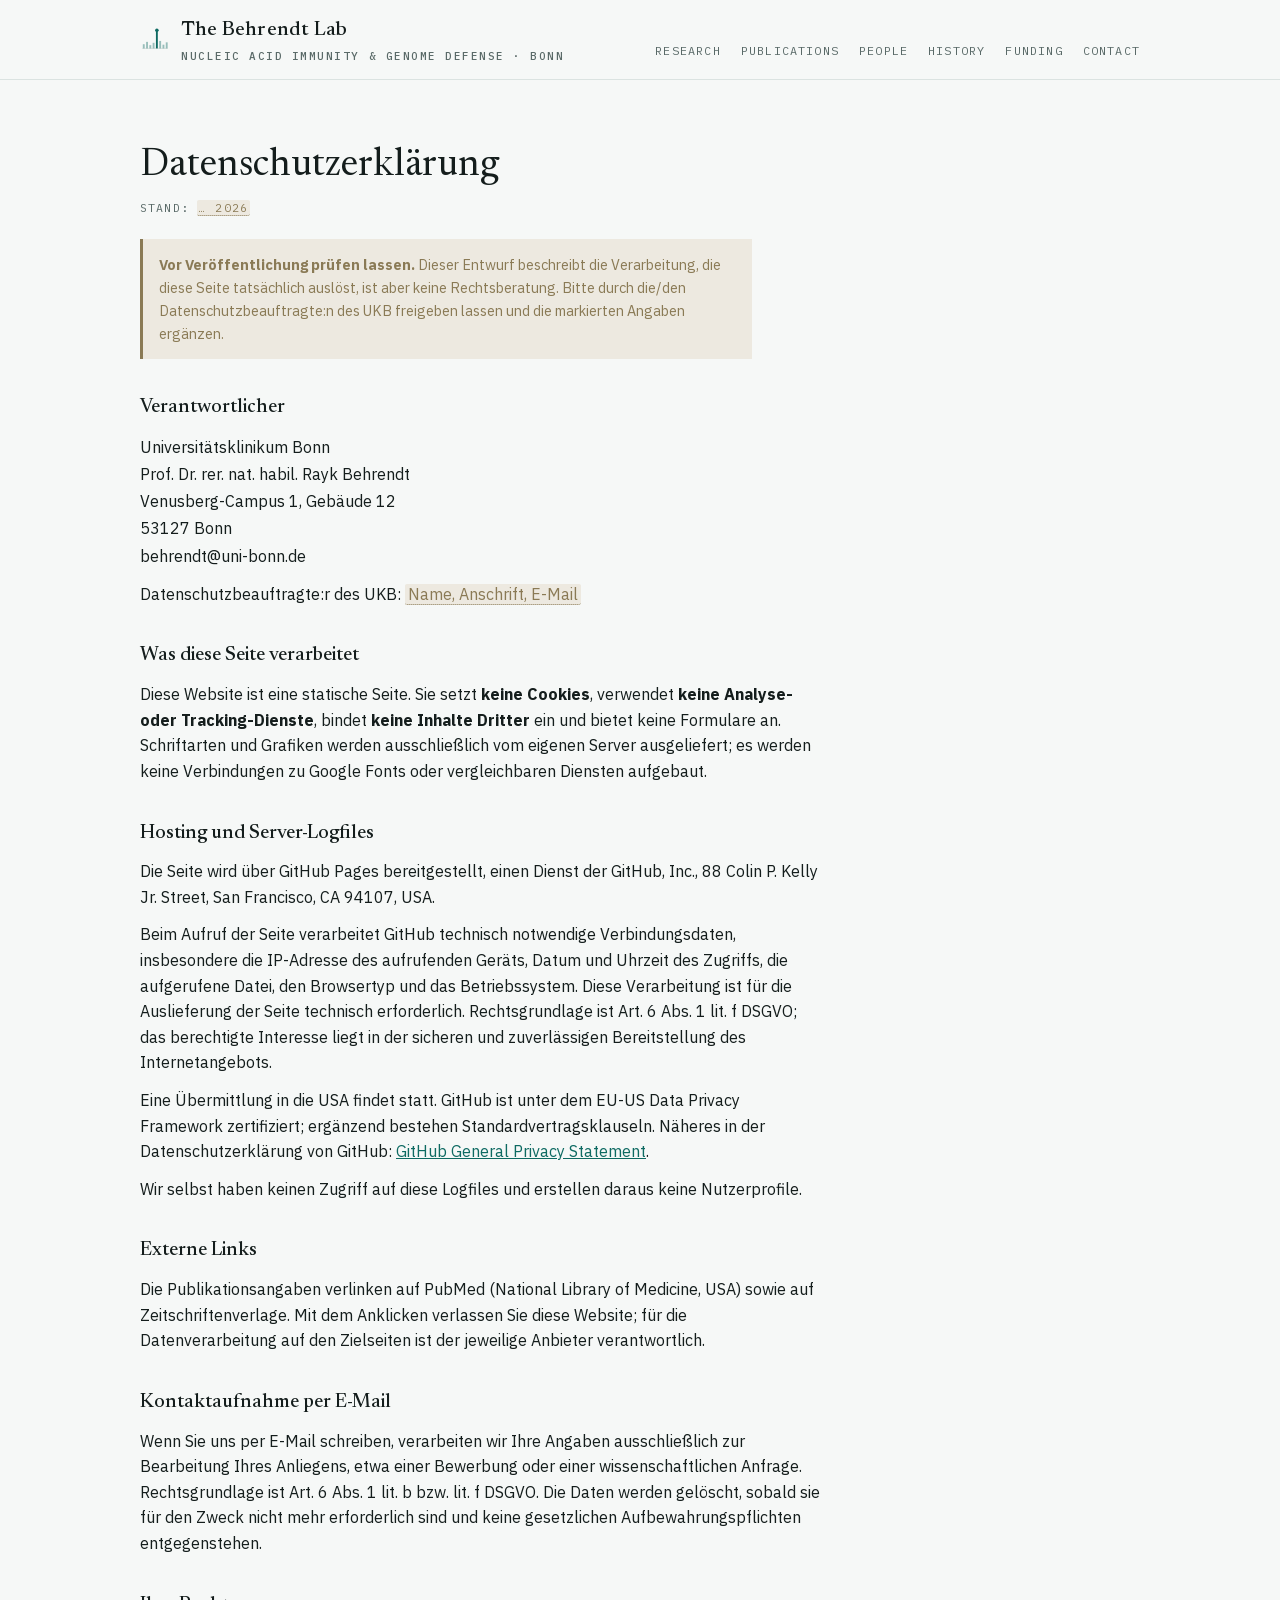
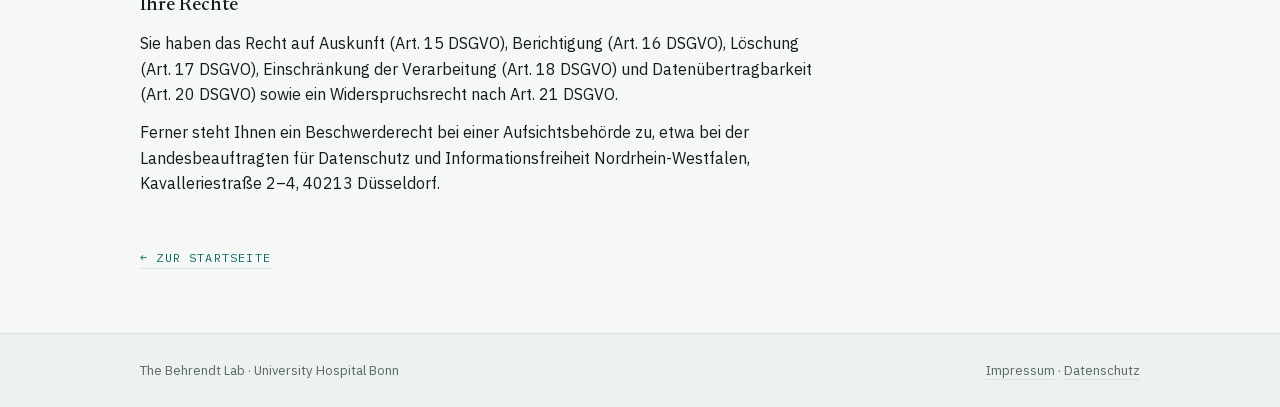
<file: datenschutz.html>
<!doctype html>
<html lang="de">
<head>
<meta charset="utf-8">
<meta name="viewport" content="width=device-width, initial-scale=1, viewport-fit=cover">
<meta name="robots" content="noindex">
<title>Datenschutzerklärung — The Behrendt Lab</title>
<link rel="icon" href="favicon.svg" type="image/svg+xml">
<link rel="alternate icon" href="favicon.ico" sizes="16x16 32x32 48x48">
<link rel="stylesheet" href="fonts.css">
<style>
  :root{color-scheme:light;padding-top:env(safe-area-inset-top,0px);padding-bottom:env(safe-area-inset-bottom,0px)}
  body{margin:0}
  img{max-width:100%}
  [hidden]{display:none!important}
</style>
<style>
  :root{color-scheme:light;padding-top:env(safe-area-inset-top,0px);padding-bottom:env(safe-area-inset-bottom,0px)}
  body{margin:0}
  img{max-width:100%}
  [hidden]{display:none!important}
</style>
<title>The Behrendt Lab</title>
<link rel="stylesheet" href="fonts.css">
<link rel="preload" href="fonts/newsreader-var.woff2" as="font" type="font/woff2" crossorigin>
<link rel="preload" href="fonts/ibm-plex-sans-var.woff2" as="font" type="font/woff2" crossorigin>

<style>
/* Layout: single column, 68ch measure, hairline-ruled bands; the two research
   arms are the only two-column moment and each carries its own accent rail. */
:root{
  --bg:#F6F8F7; --surface:#FFFFFF; --sunk:#EDF1F0;
  --fg:#141D1C; --muted:#5A6A68; --line:#DBE3E1;
  --arm-a:#0E6A62;          /* retroelement arm */
  --arm-b:#9A6418;          /* ZBP1 arm */
  --ph:#8A7A55;             /* placeholder text */
  --ph-bg:rgba(154,100,24,.10);
  --display:"Newsreader",Georgia,"Times New Roman",serif;
  --body:"IBM Plex Sans",-apple-system,BlinkMacSystemFont,"Segoe UI",Helvetica,Arial,sans-serif;
  --mono:"IBM Plex Mono",ui-monospace,SFMono-Regular,Menlo,Consolas,monospace;
  --gut:max(20px,env(safe-area-inset-left,0px));
  --gut-r:max(20px,env(safe-area-inset-right,0px));
}
@media (prefers-color-scheme:dark){
  :root:not([data-theme="light"]){
    --bg:#0E1413; --surface:#141C1B; --sunk:#111817;
    --fg:#E6EDEB; --muted:#9BABA8; --line:#243130;
    --arm-a:#56BDB1; --arm-b:#D9A95E;
    --ph:#C2AE84; --ph-bg:rgba(217,169,94,.12);
    color-scheme:dark;
  }
}
:root[data-theme="dark"]{
  --bg:#0E1413; --surface:#141C1B; --sunk:#111817;
  --fg:#E6EDEB; --muted:#9BABA8; --line:#243130;
  --arm-a:#56BDB1; --arm-b:#D9A95E;
  --ph:#C2AE84; --ph-bg:rgba(217,169,94,.12);
  color-scheme:dark;
}

body{
  background:var(--bg); color:var(--fg);
  font-family:var(--body); font-size:16px; line-height:1.6;
  -webkit-font-smoothing:antialiased;
}
body::before{content:"";position:fixed;inset:0 0 auto;height:env(safe-area-inset-top,0px);z-index:20;background:var(--bg)}
*,*::before,*::after{box-sizing:border-box}
h1,h2,h3{margin:0;text-wrap:balance}
p{margin:0}
a{color:inherit}
:focus-visible{outline:2px solid var(--arm-a);outline-offset:3px;border-radius:2px}

.wrap{max-width:1040px;margin-inline:auto;padding-left:var(--gut);padding-right:var(--gut-r)}

/* ---- masthead ---- */
.site{position:sticky;top:env(safe-area-inset-top,0px);z-index:15;background:var(--bg);border-bottom:1px solid var(--line)}
.site .wrap{display:flex;flex-wrap:wrap;gap:12px 28px;align-items:baseline;padding-block:14px}
.brand{display:flex;align-items:center;gap:11px;margin-right:auto;min-width:0}
.brand svg{width:30px;height:30px;flex:none}
.mark{font-family:var(--display);font-size:1.25rem;letter-spacing:.01em;font-weight:500}
.mark span{color:var(--muted);font-family:var(--mono);font-size:.68rem;letter-spacing:.14em;text-transform:uppercase;display:block;margin-top:2px}
.site nav{display:flex;flex-wrap:wrap;gap:4px 20px;font-family:var(--mono);font-size:.74rem;letter-spacing:.1em;text-transform:uppercase}
.site nav a{color:var(--muted);text-decoration:none;padding-block:2px}
.site nav a:hover{color:var(--fg)}

/* ---- hero ---- */
.hero .wrap{padding-block:clamp(44px,8vw,86px) clamp(36px,6vw,64px)}
.eyebrow{font-family:var(--mono);font-size:.72rem;letter-spacing:.16em;text-transform:uppercase;color:var(--muted)}
.hero h1{font-family:var(--display);font-weight:400;font-size:clamp(2.1rem,5.4vw,3.5rem);line-height:1.1;margin-block:18px 22px;max-width:19ch}
.hero h1 em{font-style:italic;color:var(--arm-a)}
.lede{max-width:62ch;font-size:clamp(1rem,1.6vw,1.12rem);color:var(--muted)}
.lede strong{color:var(--fg);font-weight:500}
.lede a{color:var(--fg);font-weight:500;text-decoration:none;border-bottom:1.5px solid var(--arm-b)}
.lede a.r{border-bottom-color:var(--arm-a)}
.lede a.t{border-bottom-color:var(--muted)}
.lede a:hover{background:var(--sunk)}
.arm[id],.cross[id]{scroll-margin-top:calc(env(safe-area-inset-top,0px) + 80px)}

/* ---- section furniture ---- */
section{border-top:1px solid var(--line)}
section > .wrap{padding-block:clamp(40px,6vw,72px)}
.sec-head{display:flex;flex-wrap:wrap;gap:6px 18px;align-items:baseline;margin-bottom:30px}
.sec-head h2{font-family:var(--display);font-weight:400;font-size:clamp(1.5rem,3vw,2rem)}
.sec-head .note{font-family:var(--mono);font-size:.72rem;letter-spacing:.1em;text-transform:uppercase;color:var(--muted)}

/* ---- research arms ---- */
.arms{display:grid;grid-template-columns:repeat(auto-fit,minmax(300px,1fr));gap:24px}
.arm{min-width:0;background:var(--surface);border:1px solid var(--line);border-top:3px solid var(--rail);padding:26px 24px 28px;display:flex;flex-direction:column;gap:14px}
.arm.a{--rail:var(--arm-a)}
.arm.b{--rail:var(--arm-b)}
.arm .tag{font-family:var(--mono);font-size:.7rem;letter-spacing:.14em;text-transform:uppercase;color:var(--rail)}
.arm h3{font-family:var(--display);font-weight:500;font-size:1.45rem;line-height:1.25}
.arm p{color:var(--muted);max-width:46ch}
.arm svg{width:100%;height:auto;max-width:100%;margin-top:4px}
.arm svg text{font-family:var(--mono);font-size:8px}
.pi{display:flex;flex-wrap:wrap;gap:6px 20px;align-items:baseline;padding:20px 22px;background:var(--surface);border:1px solid var(--line);border-left:3px solid var(--arm-a);margin-bottom:30px;min-width:0}
.pi .name{font-weight:500}
.pi .role{font-family:var(--mono);font-size:.7rem;letter-spacing:.14em;text-transform:uppercase;color:var(--muted);margin-left:auto}
.arm .keys{display:flex;flex-wrap:wrap;gap:6px;margin-top:auto;padding-top:6px}
.arm .keys li{list-style:none;font-family:var(--mono);font-size:.7rem;letter-spacing:.04em;color:var(--muted);border:1px solid var(--line);border-radius:999px;padding:3px 9px;background:var(--sunk)}
.arm .pubs{list-style:none;margin:0;padding:14px 0 0;border-top:1px solid var(--line);display:flex;flex-direction:column;gap:11px}
.arm .pubs li{font-size:.86rem;line-height:1.45;min-width:0}
.arm .pubs .t{display:block;color:var(--fg)}
.arm .pubs .m{font-family:var(--mono);font-size:.71rem;color:var(--muted)}
.arm .pubs a{color:var(--rail);text-decoration:none;border-bottom:1px solid var(--line)}
.pubs-label{font-family:var(--mono);font-size:.68rem;letter-spacing:.14em;text-transform:uppercase;color:var(--muted);margin-top:16px}
.feed{display:flex;flex-wrap:wrap;gap:20px;align-items:center;justify-content:space-between;background:var(--surface);border:1px solid var(--line);padding:24px}
.feed p{color:var(--muted);max-width:52ch;min-width:0}
.feed .btn{font-family:var(--mono);font-size:.76rem;letter-spacing:.09em;text-transform:uppercase;border:1px solid var(--fg);padding:11px 18px;text-decoration:none;white-space:nowrap}
.feed .btn:hover{background:var(--fg);color:var(--bg)}
.shared{margin-top:26px;padding-top:20px;border-top:1px solid var(--line);color:var(--muted);max-width:68ch;font-size:.95rem}
.shared b{color:var(--fg);font-weight:500}

/* cross-cutting translational angle — spans both arms */
.cross{--rail:var(--fg);margin-top:24px;background:var(--surface);border:1px solid var(--line);
  border-top:3px solid transparent;
  border-image:linear-gradient(90deg,var(--arm-b) 0 50%,var(--arm-a) 50% 100%) 1;
  padding:26px 24px 28px;display:grid;grid-template-columns:minmax(0,1.35fr) minmax(0,1fr);gap:24px 34px}
.cross .tag{font-family:var(--mono);font-size:.7rem;letter-spacing:.14em;text-transform:uppercase;color:var(--muted)}
.cross h3{font-family:var(--display);font-weight:500;font-size:1.45rem;line-height:1.25;margin-block:8px 12px}
.cross p{color:var(--muted);max-width:56ch}
.cross .col{min-width:0}
.cross .pubs-label{margin-top:0}
.cross .pubs{list-style:none;margin:0;padding:14px 0 0;border-top:1px solid var(--line);display:flex;flex-direction:column;gap:11px}
.cross .pubs li{font-size:.86rem;line-height:1.45;min-width:0}
.cross .pubs .t{display:block;color:var(--fg)}
.cross .pubs .m{font-family:var(--mono);font-size:.71rem;color:var(--muted)}
.cross .pubs a{color:var(--fg);text-decoration:none;border-bottom:1px solid var(--line)}
.cross .steps{display:flex;flex-wrap:wrap;gap:8px;margin-top:16px;padding:0;list-style:none}
.cross .steps li{font-family:var(--mono);font-size:.7rem;color:var(--muted);border:1px solid var(--line);border-radius:999px;padding:3px 9px;background:var(--sunk)}
@media (max-width:680px){.cross{grid-template-columns:1fr}}

/* ---- people ---- */
.roster{display:grid;grid-template-columns:repeat(auto-fit,minmax(260px,1fr));gap:30px 36px}
.roster section{border:0}
.group-title{font-family:var(--mono);font-size:.72rem;letter-spacing:.14em;text-transform:uppercase;padding-bottom:8px;border-bottom:2px solid var(--rail);color:var(--rail)}
.g-a{--rail:var(--arm-a)} .g-b{--rail:var(--arm-b)} .g-c{--rail:var(--line)}
.g-c .group-title{color:var(--muted)}
.roster ul{list-style:none;margin:0;padding:0;display:flex;flex-direction:column}
.roster li{display:flex;flex-wrap:wrap;gap:2px 10px;align-items:baseline;padding-block:11px;border-bottom:1px solid var(--line);min-width:0}
.roster .name{font-weight:500}
.roster .role{font-size:.84rem;color:var(--muted);margin-left:auto;text-align:right}

/* ---- history ---- */
.timeline{list-style:none;margin:0;padding:0;max-width:72ch}
.timeline li{display:grid;grid-template-columns:5.5rem 1fr;gap:4px 22px;padding-block:14px;border-bottom:1px solid var(--line);min-width:0}
.timeline .yr{font-family:var(--mono);font-size:.84rem;color:var(--arm-a);font-variant-numeric:tabular-nums;padding-top:3px}
.timeline .ev{min-width:0;color:var(--fg)}
.timeline .ev small{display:block;color:var(--muted);font-size:.88rem;margin-top:2px}
@media (max-width:460px){.timeline li{grid-template-columns:1fr}}

/* ---- funding ---- */
.fund-group{max-width:78ch}
.fund-group + .fund-group{margin-top:34px}
.fund-group > h3{font-family:var(--mono);font-size:.72rem;letter-spacing:.14em;text-transform:uppercase;color:var(--muted);font-weight:400;padding-bottom:8px;border-bottom:2px solid var(--line)}
.funding{list-style:none;margin:0;padding:0;max-width:78ch}
.funding li{display:grid;grid-template-columns:1fr auto;gap:2px 20px;padding-block:14px;border-bottom:1px solid var(--line);min-width:0;align-items:baseline}
.funding .funder{font-weight:500}
.funding .scheme{grid-column:1;color:var(--muted);font-size:.9rem}
.funding .period{font-family:var(--mono);font-size:.8rem;color:var(--muted);grid-row:1;grid-column:2;font-variant-numeric:tabular-nums}
@media (max-width:460px){.funding li{grid-template-columns:1fr}.funding .period{grid-row:auto;grid-column:1}}

/* ---- contact ---- */
.contact-grid{display:grid;grid-template-columns:repeat(auto-fit,minmax(240px,1fr));gap:26px}
.contact-grid div{min-width:0}
.contact-grid h3{font-family:var(--mono);font-size:.72rem;letter-spacing:.14em;text-transform:uppercase;color:var(--muted);margin-bottom:8px;font-weight:400}
.contact-grid p{line-height:1.7}
.addr{font-style:normal}
.copy{font-family:var(--mono);font-size:.82rem;word-break:break-all}

footer{border-top:1px solid var(--line);background:var(--sunk)}
footer .wrap{padding-block:26px;display:flex;flex-wrap:wrap;gap:8px 24px;justify-content:space-between;font-size:.82rem;color:var(--muted)}
footer a{text-decoration:none;border-bottom:1px solid var(--line)}

/* ---- placeholders ---- */
.ph{color:var(--ph);background:var(--ph-bg);border-bottom:1px dotted currentColor;padding:0 .18em;border-radius:2px}
.ph-note{font-family:var(--mono);font-size:.72rem;letter-spacing:.06em;color:var(--ph);background:var(--ph-bg);border:1px dashed currentColor;border-radius:3px;padding:6px 10px;display:inline-block;margin-top:18px}

@media (prefers-reduced-motion:no-preference){
  .site nav a,footer a{transition:color .15s ease}
}
</style>


<style>
  .legal .wrap{padding-block:clamp(36px,6vw,64px)}
  .legal h1{font-family:var(--display);font-weight:400;font-size:clamp(1.7rem,4vw,2.4rem);line-height:1.15;margin-bottom:10px}
  .legal .updated{font-family:var(--mono);font-size:.72rem;letter-spacing:.1em;text-transform:uppercase;color:var(--muted)}
  .legal h2{font-family:var(--display);font-weight:500;font-size:1.2rem;margin-top:34px;margin-bottom:10px}
  .legal h3{font-size:.95rem;font-weight:600;margin-top:20px;margin-bottom:4px}
  .legal p,.legal li{max-width:68ch;color:var(--fg)}
  .legal p{margin-bottom:12px}
  .legal ul{padding-left:20px;margin-bottom:12px}
  .legal li{margin-bottom:5px}
  .legal address{font-style:normal;margin-bottom:12px;line-height:1.7}
  .legal a{color:var(--arm-a)}
  .back{display:inline-block;margin-top:40px;font-family:var(--mono);font-size:.74rem;letter-spacing:.1em;text-transform:uppercase;color:var(--muted);text-decoration:none;border-bottom:1px solid var(--line)}
  .legal .warn{border-left:3px solid var(--ph);background:var(--ph-bg);padding:14px 16px;margin-block:22px;color:var(--ph);font-size:.9rem;max-width:68ch}
  .legal .warn b{color:var(--ph)}
</style>
</head>
<body>
<header class="site">
  <div class="wrap">
    <div class="brand">
      <svg viewBox="0 0 64 64" role="img" aria-label="The Behrendt Lab mark: a row of uneven bars with one hit rising above them">
        <path d="M5 50 H59" stroke="var(--line)" stroke-width="2.4" fill="none"></path>
        <g fill="var(--arm-a)" opacity=".4">
          <rect x="6" y="41" width="4" height="9"></rect>
          <rect x="13" y="36" width="4" height="14"></rect>
          <rect x="20" y="43" width="4" height="7"></rect>
          <rect x="27" y="38" width="4" height="12"></rect>
          <rect x="41" y="34" width="4" height="16"></rect>
          <rect x="48" y="42" width="4" height="8"></rect>
          <rect x="55" y="37" width="4" height="13"></rect>
        </g>
        <rect x="34" y="13" width="4" height="37" fill="var(--arm-a)"></rect>
        <circle cx="36" cy="11" r="3.8" fill="var(--arm-a)"></circle>
      </svg>
      <div class="mark">The Behrendt Lab<span>Nucleic Acid Immunity &amp; Genome Defense · Bonn</span></div>
    </div>
    <nav aria-label="Sections">
      <a href="#research">Research</a>
      <a href="#publications">Publications</a>
      <a href="#people">People</a>
      <a href="#history">History</a>
      <a href="#funding">Funding</a>
      <a href="#contact">Contact</a>
    </nav>
  </div>
</header>
<main class="legal">
  <div class="wrap">

    <h1>Datenschutzerklärung</h1>
    <p class="updated">Stand: <span class="ph">… 2026</span></p>

    <div class="warn"><b>Vor Veröffentlichung prüfen lassen.</b> Dieser Entwurf
    beschreibt die Verarbeitung, die diese Seite tatsächlich auslöst, ist aber
    keine Rechtsberatung. Bitte durch die/den Datenschutzbeauftragte:n des UKB
    freigeben lassen und die markierten Angaben ergänzen.</div>

    <h2>Verantwortlicher</h2>
    <address>
      Universitätsklinikum Bonn<br>
      Prof. Dr. rer. nat. habil. Rayk Behrendt<br>
      Venusberg-Campus 1, Gebäude 12<br>
      53127 Bonn<br>
      behrendt@uni-bonn.de
    </address>
    <p>Datenschutzbeauftragte:r des UKB:
    <span class="ph">Name, Anschrift, E-Mail</span></p>

    <h2>Was diese Seite verarbeitet</h2>
    <p>Diese Website ist eine statische Seite. Sie setzt <strong>keine
    Cookies</strong>, verwendet <strong>keine Analyse- oder Tracking-Dienste</strong>,
    bindet <strong>keine Inhalte Dritter</strong> ein und bietet keine Formulare
    an. Schriftarten und Grafiken werden ausschließlich vom eigenen Server
    ausgeliefert; es werden keine Verbindungen zu Google Fonts oder vergleichbaren
    Diensten aufgebaut.</p>

    <h2>Hosting und Server-Logfiles</h2>
    <p>Die Seite wird über GitHub Pages bereitgestellt, einen Dienst der GitHub,
    Inc., 88 Colin P. Kelly Jr. Street, San Francisco, CA 94107, USA.</p>
    <p>Beim Aufruf der Seite verarbeitet GitHub technisch notwendige
    Verbindungsdaten, insbesondere die IP-Adresse des aufrufenden Geräts, Datum
    und Uhrzeit des Zugriffs, die aufgerufene Datei, den Browsertyp und das
    Betriebssystem. Diese Verarbeitung ist für die Auslieferung der Seite
    technisch erforderlich. Rechtsgrundlage ist Art. 6 Abs. 1 lit. f DSGVO; das
    berechtigte Interesse liegt in der sicheren und zuverlässigen Bereitstellung
    des Internetangebots.</p>
    <p>Eine Übermittlung in die USA findet statt. GitHub ist unter dem
    EU-US Data Privacy Framework zertifiziert; ergänzend bestehen
    Standardvertragsklauseln. Näheres in der Datenschutzerklärung von GitHub:
    <a href="https://docs.github.com/site-policy/privacy-policies/github-general-privacy-statement" target="_blank" rel="noopener">GitHub General Privacy Statement</a>.</p>
    <p>Wir selbst haben keinen Zugriff auf diese Logfiles und erstellen daraus
    keine Nutzerprofile.</p>

    <h2>Externe Links</h2>
    <p>Die Publikationsangaben verlinken auf PubMed (National Library of
    Medicine, USA) sowie auf Zeitschriftenverlage. Mit dem Anklicken verlassen
    Sie diese Website; für die Datenverarbeitung auf den Zielseiten ist der
    jeweilige Anbieter verantwortlich.</p>

    <h2>Kontaktaufnahme per E-Mail</h2>
    <p>Wenn Sie uns per E-Mail schreiben, verarbeiten wir Ihre Angaben
    ausschließlich zur Bearbeitung Ihres Anliegens, etwa einer Bewerbung oder
    einer wissenschaftlichen Anfrage. Rechtsgrundlage ist Art. 6 Abs. 1 lit. b
    bzw. lit. f DSGVO. Die Daten werden gelöscht, sobald sie für den Zweck nicht
    mehr erforderlich sind und keine gesetzlichen Aufbewahrungspflichten
    entgegenstehen.</p>

    <h2>Ihre Rechte</h2>
    <p>Sie haben das Recht auf Auskunft (Art. 15 DSGVO), Berichtigung
    (Art. 16 DSGVO), Löschung (Art. 17 DSGVO), Einschränkung der Verarbeitung
    (Art. 18 DSGVO) und Datenübertragbarkeit (Art. 20 DSGVO) sowie ein
    Widerspruchsrecht nach Art. 21 DSGVO.</p>
    <p>Ferner steht Ihnen ein Beschwerderecht bei einer Aufsichtsbehörde zu,
    etwa bei der Landesbeauftragten für Datenschutz und Informationsfreiheit
    Nordrhein-Westfalen, Kavalleriestraße 2–4, 40213 Düsseldorf.</p>

    <a class="back" href="index.html">← Zur Startseite</a>
  </div>
</main>

<footer>
  <div class="wrap">
    <span>The Behrendt Lab · University Hospital Bonn</span>
    <span><a href="impressum.html">Impressum</a> · <a href="datenschutz.html">Datenschutz</a></span>
  </div>
</footer>

</body>
</html>
</file>
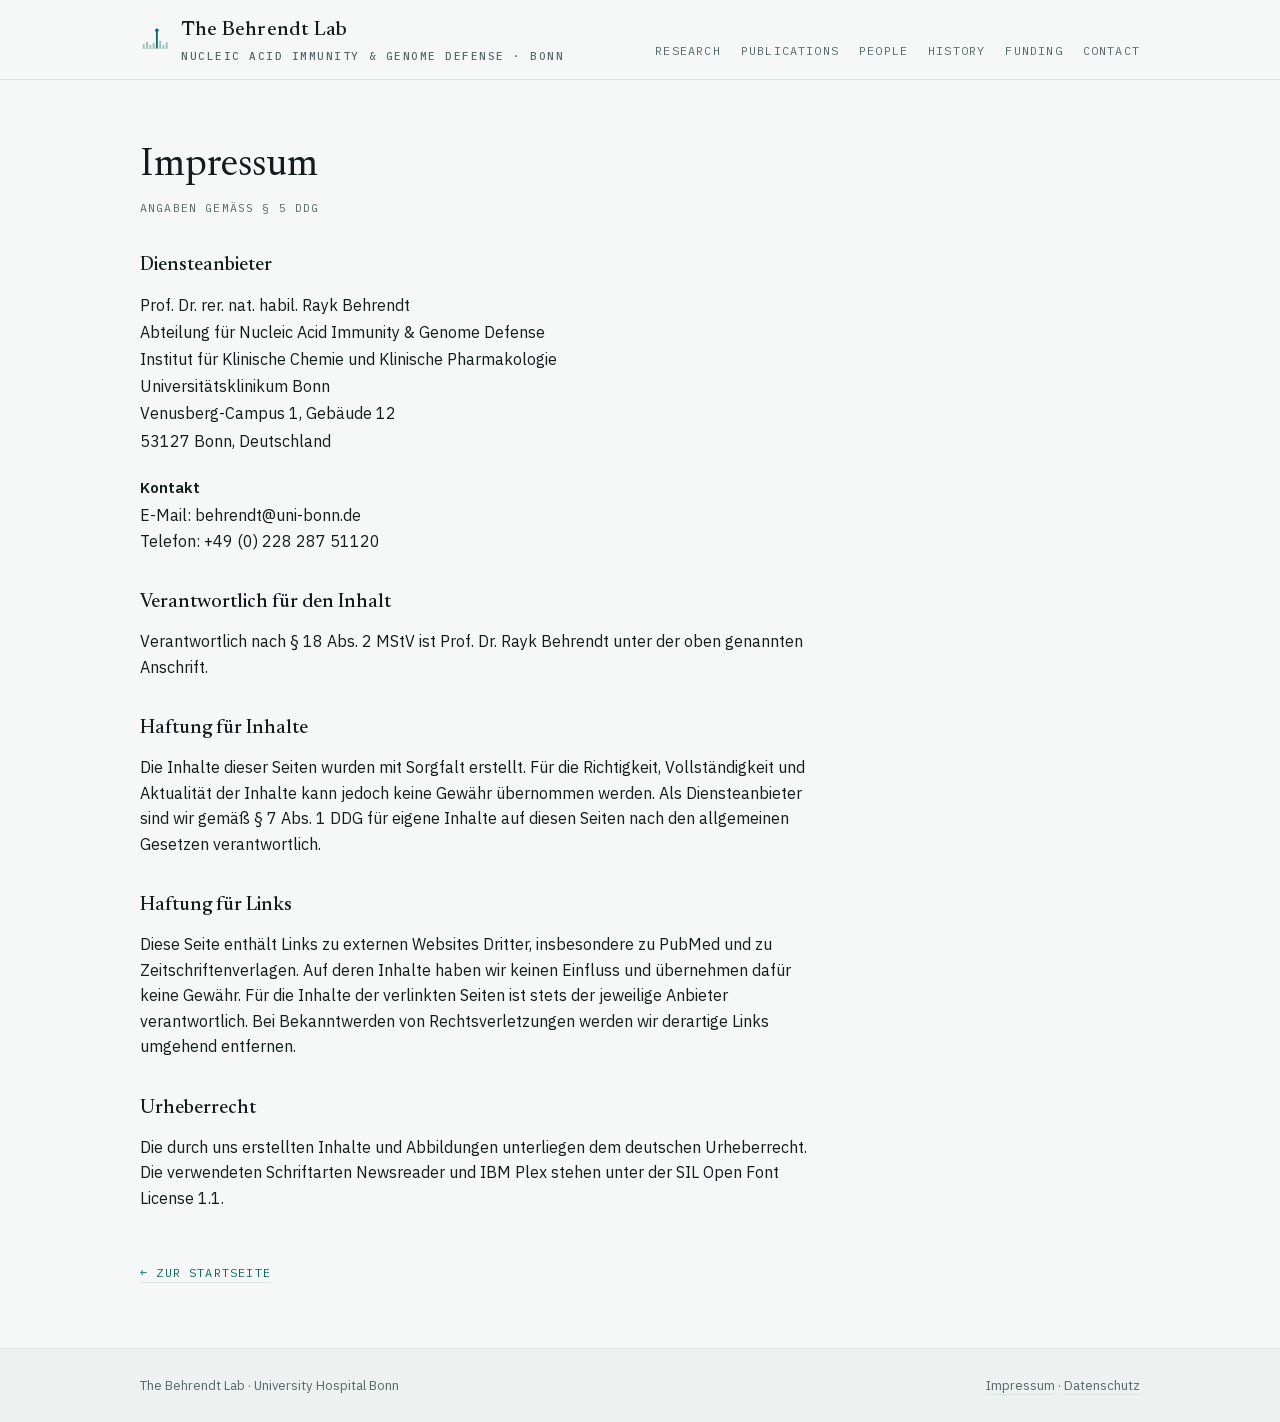
<file: impressum.html>
<!doctype html>
<html lang="de">
<head>
<meta charset="utf-8">
<meta name="viewport" content="width=device-width, initial-scale=1, viewport-fit=cover">
<meta name="robots" content="noindex">
<title>Impressum — The Behrendt Lab</title>
<link rel="icon" href="favicon.svg" type="image/svg+xml">
<link rel="alternate icon" href="favicon.ico" sizes="16x16 32x32 48x48">
<link rel="stylesheet" href="fonts.css">
<style>
  :root{color-scheme:light;padding-top:env(safe-area-inset-top,0px);padding-bottom:env(safe-area-inset-bottom,0px)}
  body{margin:0}
  img{max-width:100%}
  [hidden]{display:none!important}
</style>
<style>
  :root{color-scheme:light;padding-top:env(safe-area-inset-top,0px);padding-bottom:env(safe-area-inset-bottom,0px)}
  body{margin:0}
  img{max-width:100%}
  [hidden]{display:none!important}
</style>
<title>The Behrendt Lab</title>
<link rel="stylesheet" href="fonts.css">
<link rel="preload" href="fonts/newsreader-var.woff2" as="font" type="font/woff2" crossorigin>
<link rel="preload" href="fonts/ibm-plex-sans-var.woff2" as="font" type="font/woff2" crossorigin>

<style>
/* Layout: single column, 68ch measure, hairline-ruled bands; the two research
   arms are the only two-column moment and each carries its own accent rail. */
:root{
  --bg:#F6F8F7; --surface:#FFFFFF; --sunk:#EDF1F0;
  --fg:#141D1C; --muted:#5A6A68; --line:#DBE3E1;
  --arm-a:#0E6A62;          /* retroelement arm */
  --arm-b:#9A6418;          /* ZBP1 arm */
  --ph:#8A7A55;             /* placeholder text */
  --ph-bg:rgba(154,100,24,.10);
  --display:"Newsreader",Georgia,"Times New Roman",serif;
  --body:"IBM Plex Sans",-apple-system,BlinkMacSystemFont,"Segoe UI",Helvetica,Arial,sans-serif;
  --mono:"IBM Plex Mono",ui-monospace,SFMono-Regular,Menlo,Consolas,monospace;
  --gut:max(20px,env(safe-area-inset-left,0px));
  --gut-r:max(20px,env(safe-area-inset-right,0px));
}
@media (prefers-color-scheme:dark){
  :root:not([data-theme="light"]){
    --bg:#0E1413; --surface:#141C1B; --sunk:#111817;
    --fg:#E6EDEB; --muted:#9BABA8; --line:#243130;
    --arm-a:#56BDB1; --arm-b:#D9A95E;
    --ph:#C2AE84; --ph-bg:rgba(217,169,94,.12);
    color-scheme:dark;
  }
}
:root[data-theme="dark"]{
  --bg:#0E1413; --surface:#141C1B; --sunk:#111817;
  --fg:#E6EDEB; --muted:#9BABA8; --line:#243130;
  --arm-a:#56BDB1; --arm-b:#D9A95E;
  --ph:#C2AE84; --ph-bg:rgba(217,169,94,.12);
  color-scheme:dark;
}

body{
  background:var(--bg); color:var(--fg);
  font-family:var(--body); font-size:16px; line-height:1.6;
  -webkit-font-smoothing:antialiased;
}
body::before{content:"";position:fixed;inset:0 0 auto;height:env(safe-area-inset-top,0px);z-index:20;background:var(--bg)}
*,*::before,*::after{box-sizing:border-box}
h1,h2,h3{margin:0;text-wrap:balance}
p{margin:0}
a{color:inherit}
:focus-visible{outline:2px solid var(--arm-a);outline-offset:3px;border-radius:2px}

.wrap{max-width:1040px;margin-inline:auto;padding-left:var(--gut);padding-right:var(--gut-r)}

/* ---- masthead ---- */
.site{position:sticky;top:env(safe-area-inset-top,0px);z-index:15;background:var(--bg);border-bottom:1px solid var(--line)}
.site .wrap{display:flex;flex-wrap:wrap;gap:12px 28px;align-items:baseline;padding-block:14px}
.brand{display:flex;align-items:center;gap:11px;margin-right:auto;min-width:0}
.brand svg{width:30px;height:30px;flex:none}
.mark{font-family:var(--display);font-size:1.25rem;letter-spacing:.01em;font-weight:500}
.mark span{color:var(--muted);font-family:var(--mono);font-size:.68rem;letter-spacing:.14em;text-transform:uppercase;display:block;margin-top:2px}
.site nav{display:flex;flex-wrap:wrap;gap:4px 20px;font-family:var(--mono);font-size:.74rem;letter-spacing:.1em;text-transform:uppercase}
.site nav a{color:var(--muted);text-decoration:none;padding-block:2px}
.site nav a:hover{color:var(--fg)}

/* ---- hero ---- */
.hero .wrap{padding-block:clamp(44px,8vw,86px) clamp(36px,6vw,64px)}
.eyebrow{font-family:var(--mono);font-size:.72rem;letter-spacing:.16em;text-transform:uppercase;color:var(--muted)}
.hero h1{font-family:var(--display);font-weight:400;font-size:clamp(2.1rem,5.4vw,3.5rem);line-height:1.1;margin-block:18px 22px;max-width:19ch}
.hero h1 em{font-style:italic;color:var(--arm-a)}
.lede{max-width:62ch;font-size:clamp(1rem,1.6vw,1.12rem);color:var(--muted)}
.lede strong{color:var(--fg);font-weight:500}
.lede a{color:var(--fg);font-weight:500;text-decoration:none;border-bottom:1.5px solid var(--arm-b)}
.lede a.r{border-bottom-color:var(--arm-a)}
.lede a.t{border-bottom-color:var(--muted)}
.lede a:hover{background:var(--sunk)}
.arm[id],.cross[id]{scroll-margin-top:calc(env(safe-area-inset-top,0px) + 80px)}

/* ---- section furniture ---- */
section{border-top:1px solid var(--line)}
section > .wrap{padding-block:clamp(40px,6vw,72px)}
.sec-head{display:flex;flex-wrap:wrap;gap:6px 18px;align-items:baseline;margin-bottom:30px}
.sec-head h2{font-family:var(--display);font-weight:400;font-size:clamp(1.5rem,3vw,2rem)}
.sec-head .note{font-family:var(--mono);font-size:.72rem;letter-spacing:.1em;text-transform:uppercase;color:var(--muted)}

/* ---- research arms ---- */
.arms{display:grid;grid-template-columns:repeat(auto-fit,minmax(300px,1fr));gap:24px}
.arm{min-width:0;background:var(--surface);border:1px solid var(--line);border-top:3px solid var(--rail);padding:26px 24px 28px;display:flex;flex-direction:column;gap:14px}
.arm.a{--rail:var(--arm-a)}
.arm.b{--rail:var(--arm-b)}
.arm .tag{font-family:var(--mono);font-size:.7rem;letter-spacing:.14em;text-transform:uppercase;color:var(--rail)}
.arm h3{font-family:var(--display);font-weight:500;font-size:1.45rem;line-height:1.25}
.arm p{color:var(--muted);max-width:46ch}
.arm svg{width:100%;height:auto;max-width:100%;margin-top:4px}
.arm svg text{font-family:var(--mono);font-size:8px}
.pi{display:flex;flex-wrap:wrap;gap:6px 20px;align-items:baseline;padding:20px 22px;background:var(--surface);border:1px solid var(--line);border-left:3px solid var(--arm-a);margin-bottom:30px;min-width:0}
.pi .name{font-weight:500}
.pi .role{font-family:var(--mono);font-size:.7rem;letter-spacing:.14em;text-transform:uppercase;color:var(--muted);margin-left:auto}
.arm .keys{display:flex;flex-wrap:wrap;gap:6px;margin-top:auto;padding-top:6px}
.arm .keys li{list-style:none;font-family:var(--mono);font-size:.7rem;letter-spacing:.04em;color:var(--muted);border:1px solid var(--line);border-radius:999px;padding:3px 9px;background:var(--sunk)}
.arm .pubs{list-style:none;margin:0;padding:14px 0 0;border-top:1px solid var(--line);display:flex;flex-direction:column;gap:11px}
.arm .pubs li{font-size:.86rem;line-height:1.45;min-width:0}
.arm .pubs .t{display:block;color:var(--fg)}
.arm .pubs .m{font-family:var(--mono);font-size:.71rem;color:var(--muted)}
.arm .pubs a{color:var(--rail);text-decoration:none;border-bottom:1px solid var(--line)}
.pubs-label{font-family:var(--mono);font-size:.68rem;letter-spacing:.14em;text-transform:uppercase;color:var(--muted);margin-top:16px}
.feed{display:flex;flex-wrap:wrap;gap:20px;align-items:center;justify-content:space-between;background:var(--surface);border:1px solid var(--line);padding:24px}
.feed p{color:var(--muted);max-width:52ch;min-width:0}
.feed .btn{font-family:var(--mono);font-size:.76rem;letter-spacing:.09em;text-transform:uppercase;border:1px solid var(--fg);padding:11px 18px;text-decoration:none;white-space:nowrap}
.feed .btn:hover{background:var(--fg);color:var(--bg)}
.shared{margin-top:26px;padding-top:20px;border-top:1px solid var(--line);color:var(--muted);max-width:68ch;font-size:.95rem}
.shared b{color:var(--fg);font-weight:500}

/* cross-cutting translational angle — spans both arms */
.cross{--rail:var(--fg);margin-top:24px;background:var(--surface);border:1px solid var(--line);
  border-top:3px solid transparent;
  border-image:linear-gradient(90deg,var(--arm-b) 0 50%,var(--arm-a) 50% 100%) 1;
  padding:26px 24px 28px;display:grid;grid-template-columns:minmax(0,1.35fr) minmax(0,1fr);gap:24px 34px}
.cross .tag{font-family:var(--mono);font-size:.7rem;letter-spacing:.14em;text-transform:uppercase;color:var(--muted)}
.cross h3{font-family:var(--display);font-weight:500;font-size:1.45rem;line-height:1.25;margin-block:8px 12px}
.cross p{color:var(--muted);max-width:56ch}
.cross .col{min-width:0}
.cross .pubs-label{margin-top:0}
.cross .pubs{list-style:none;margin:0;padding:14px 0 0;border-top:1px solid var(--line);display:flex;flex-direction:column;gap:11px}
.cross .pubs li{font-size:.86rem;line-height:1.45;min-width:0}
.cross .pubs .t{display:block;color:var(--fg)}
.cross .pubs .m{font-family:var(--mono);font-size:.71rem;color:var(--muted)}
.cross .pubs a{color:var(--fg);text-decoration:none;border-bottom:1px solid var(--line)}
.cross .steps{display:flex;flex-wrap:wrap;gap:8px;margin-top:16px;padding:0;list-style:none}
.cross .steps li{font-family:var(--mono);font-size:.7rem;color:var(--muted);border:1px solid var(--line);border-radius:999px;padding:3px 9px;background:var(--sunk)}
@media (max-width:680px){.cross{grid-template-columns:1fr}}

/* ---- people ---- */
.roster{display:grid;grid-template-columns:repeat(auto-fit,minmax(260px,1fr));gap:30px 36px}
.roster section{border:0}
.group-title{font-family:var(--mono);font-size:.72rem;letter-spacing:.14em;text-transform:uppercase;padding-bottom:8px;border-bottom:2px solid var(--rail);color:var(--rail)}
.g-a{--rail:var(--arm-a)} .g-b{--rail:var(--arm-b)} .g-c{--rail:var(--line)}
.g-c .group-title{color:var(--muted)}
.roster ul{list-style:none;margin:0;padding:0;display:flex;flex-direction:column}
.roster li{display:flex;flex-wrap:wrap;gap:2px 10px;align-items:baseline;padding-block:11px;border-bottom:1px solid var(--line);min-width:0}
.roster .name{font-weight:500}
.roster .role{font-size:.84rem;color:var(--muted);margin-left:auto;text-align:right}

/* ---- history ---- */
.timeline{list-style:none;margin:0;padding:0;max-width:72ch}
.timeline li{display:grid;grid-template-columns:5.5rem 1fr;gap:4px 22px;padding-block:14px;border-bottom:1px solid var(--line);min-width:0}
.timeline .yr{font-family:var(--mono);font-size:.84rem;color:var(--arm-a);font-variant-numeric:tabular-nums;padding-top:3px}
.timeline .ev{min-width:0;color:var(--fg)}
.timeline .ev small{display:block;color:var(--muted);font-size:.88rem;margin-top:2px}
@media (max-width:460px){.timeline li{grid-template-columns:1fr}}

/* ---- funding ---- */
.fund-group{max-width:78ch}
.fund-group + .fund-group{margin-top:34px}
.fund-group > h3{font-family:var(--mono);font-size:.72rem;letter-spacing:.14em;text-transform:uppercase;color:var(--muted);font-weight:400;padding-bottom:8px;border-bottom:2px solid var(--line)}
.funding{list-style:none;margin:0;padding:0;max-width:78ch}
.funding li{display:grid;grid-template-columns:1fr auto;gap:2px 20px;padding-block:14px;border-bottom:1px solid var(--line);min-width:0;align-items:baseline}
.funding .funder{font-weight:500}
.funding .scheme{grid-column:1;color:var(--muted);font-size:.9rem}
.funding .period{font-family:var(--mono);font-size:.8rem;color:var(--muted);grid-row:1;grid-column:2;font-variant-numeric:tabular-nums}
@media (max-width:460px){.funding li{grid-template-columns:1fr}.funding .period{grid-row:auto;grid-column:1}}

/* ---- contact ---- */
.contact-grid{display:grid;grid-template-columns:repeat(auto-fit,minmax(240px,1fr));gap:26px}
.contact-grid div{min-width:0}
.contact-grid h3{font-family:var(--mono);font-size:.72rem;letter-spacing:.14em;text-transform:uppercase;color:var(--muted);margin-bottom:8px;font-weight:400}
.contact-grid p{line-height:1.7}
.addr{font-style:normal}
.copy{font-family:var(--mono);font-size:.82rem;word-break:break-all}

footer{border-top:1px solid var(--line);background:var(--sunk)}
footer .wrap{padding-block:26px;display:flex;flex-wrap:wrap;gap:8px 24px;justify-content:space-between;font-size:.82rem;color:var(--muted)}
footer a{text-decoration:none;border-bottom:1px solid var(--line)}

/* ---- placeholders ---- */
.ph{color:var(--ph);background:var(--ph-bg);border-bottom:1px dotted currentColor;padding:0 .18em;border-radius:2px}
.ph-note{font-family:var(--mono);font-size:.72rem;letter-spacing:.06em;color:var(--ph);background:var(--ph-bg);border:1px dashed currentColor;border-radius:3px;padding:6px 10px;display:inline-block;margin-top:18px}

@media (prefers-reduced-motion:no-preference){
  .site nav a,footer a{transition:color .15s ease}
}
</style>


<style>
  .legal .wrap{padding-block:clamp(36px,6vw,64px)}
  .legal h1{font-family:var(--display);font-weight:400;font-size:clamp(1.7rem,4vw,2.4rem);line-height:1.15;margin-bottom:10px}
  .legal .updated{font-family:var(--mono);font-size:.72rem;letter-spacing:.1em;text-transform:uppercase;color:var(--muted)}
  .legal h2{font-family:var(--display);font-weight:500;font-size:1.2rem;margin-top:34px;margin-bottom:10px}
  .legal h3{font-size:.95rem;font-weight:600;margin-top:20px;margin-bottom:4px}
  .legal p,.legal li{max-width:68ch;color:var(--fg)}
  .legal p{margin-bottom:12px}
  .legal ul{padding-left:20px;margin-bottom:12px}
  .legal li{margin-bottom:5px}
  .legal address{font-style:normal;margin-bottom:12px;line-height:1.7}
  .legal a{color:var(--arm-a)}
  .back{display:inline-block;margin-top:40px;font-family:var(--mono);font-size:.74rem;letter-spacing:.1em;text-transform:uppercase;color:var(--muted);text-decoration:none;border-bottom:1px solid var(--line)}
  .legal .warn{border-left:3px solid var(--ph);background:var(--ph-bg);padding:14px 16px;margin-block:22px;color:var(--ph);font-size:.9rem;max-width:68ch}
  .legal .warn b{color:var(--ph)}
</style>
</head>
<body>
<header class="site">
  <div class="wrap">
    <div class="brand">
      <svg viewBox="0 0 64 64" role="img" aria-label="The Behrendt Lab mark: a row of uneven bars with one hit rising above them">
        <path d="M5 50 H59" stroke="var(--line)" stroke-width="2.4" fill="none"></path>
        <g fill="var(--arm-a)" opacity=".4">
          <rect x="6" y="41" width="4" height="9"></rect>
          <rect x="13" y="36" width="4" height="14"></rect>
          <rect x="20" y="43" width="4" height="7"></rect>
          <rect x="27" y="38" width="4" height="12"></rect>
          <rect x="41" y="34" width="4" height="16"></rect>
          <rect x="48" y="42" width="4" height="8"></rect>
          <rect x="55" y="37" width="4" height="13"></rect>
        </g>
        <rect x="34" y="13" width="4" height="37" fill="var(--arm-a)"></rect>
        <circle cx="36" cy="11" r="3.8" fill="var(--arm-a)"></circle>
      </svg>
      <div class="mark">The Behrendt Lab<span>Nucleic Acid Immunity &amp; Genome Defense · Bonn</span></div>
    </div>
    <nav aria-label="Sections">
      <a href="#research">Research</a>
      <a href="#publications">Publications</a>
      <a href="#people">People</a>
      <a href="#history">History</a>
      <a href="#funding">Funding</a>
      <a href="#contact">Contact</a>
    </nav>
  </div>
</header>
<main class="legal">
  <div class="wrap">

    <h1>Impressum</h1>
    <p class="updated">Angaben gemäß § 5 DDG</p>

    <h2>Diensteanbieter</h2>
    <address>
      Prof. Dr. rer. nat. habil. Rayk Behrendt<br>
      Abteilung für Nucleic Acid Immunity &amp; Genome Defense<br>
      Institut für Klinische Chemie und Klinische Pharmakologie<br>
      Universitätsklinikum Bonn<br>
      Venusberg-Campus 1, Gebäude 12<br>
      53127 Bonn, Deutschland
    </address>

    <h3>Kontakt</h3>
    <p>E-Mail: behrendt@uni-bonn.de<br>
    Telefon: <span>+49 (0) 228 287 51120</span></p>

    <h2>Verantwortlich für den Inhalt</h2>
    <p>Verantwortlich nach § 18 Abs. 2 MStV ist Prof. Dr. Rayk Behrendt unter
    der oben genannten Anschrift.</p>

    <h2>Haftung für Inhalte</h2>
    <p>Die Inhalte dieser Seiten wurden mit Sorgfalt erstellt. Für die
    Richtigkeit, Vollständigkeit und Aktualität der Inhalte kann jedoch keine
    Gewähr übernommen werden. Als Diensteanbieter sind wir gemäß § 7 Abs. 1 DDG
    für eigene Inhalte auf diesen Seiten nach den allgemeinen Gesetzen
    verantwortlich.</p>

    <h2>Haftung für Links</h2>
    <p>Diese Seite enthält Links zu externen Websites Dritter, insbesondere zu
    PubMed und zu Zeitschriftenverlagen. Auf deren Inhalte haben wir keinen
    Einfluss und übernehmen dafür keine Gewähr. Für die Inhalte der verlinkten
    Seiten ist stets der jeweilige Anbieter verantwortlich. Bei Bekanntwerden
    von Rechtsverletzungen werden wir derartige Links umgehend entfernen.</p>

    <h2>Urheberrecht</h2>
    <p>Die durch uns erstellten Inhalte und Abbildungen unterliegen dem
    deutschen Urheberrecht. Die verwendeten Schriftarten Newsreader und IBM Plex
    stehen unter der SIL Open Font License 1.1.</p>

    <a class="back" href="index.html">← Zur Startseite</a>
  </div>
</main>

<footer>
  <div class="wrap">
    <span>The Behrendt Lab · University Hospital Bonn</span>
    <span><a href="impressum.html">Impressum</a> · <a href="datenschutz.html">Datenschutz</a></span>
  </div>
</footer>

</body>
</html>
</file>
<file: fonts.css>
/* The Behrendt Lab — self-hosted webfonts.
   Newsreader and IBM Plex are licensed under the SIL Open Font License 1.1;
   see fonts/OFL.txt. Serving them from this server rather than from Google's
   CDN keeps visitors' IP addresses out of a third party's logs. */

@font-face {
  font-family: "Newsreader";
  font-style: normal;
  font-weight: 200 800;
  font-display: swap;
  src: url("fonts/newsreader-var.woff2") format("woff2");
}

@font-face {
  font-family: "Newsreader";
  font-style: italic;
  font-weight: 200 800;
  font-display: swap;
  src: url("fonts/newsreader-italic-var.woff2") format("woff2");
}

@font-face {
  font-family: "IBM Plex Sans";
  font-style: normal;
  font-weight: 100 700;
  font-display: swap;
  src: url("fonts/ibm-plex-sans-var.woff2") format("woff2");
}

@font-face {
  font-family: "IBM Plex Mono";
  font-style: normal;
  font-weight: 400;
  font-display: swap;
  src: url("fonts/ibm-plex-mono-400.woff2") format("woff2");
}

@font-face {
  font-family: "IBM Plex Mono";
  font-style: normal;
  font-weight: 500;
  font-display: swap;
  src: url("fonts/ibm-plex-mono-500.woff2") format("woff2");
}
</file>
